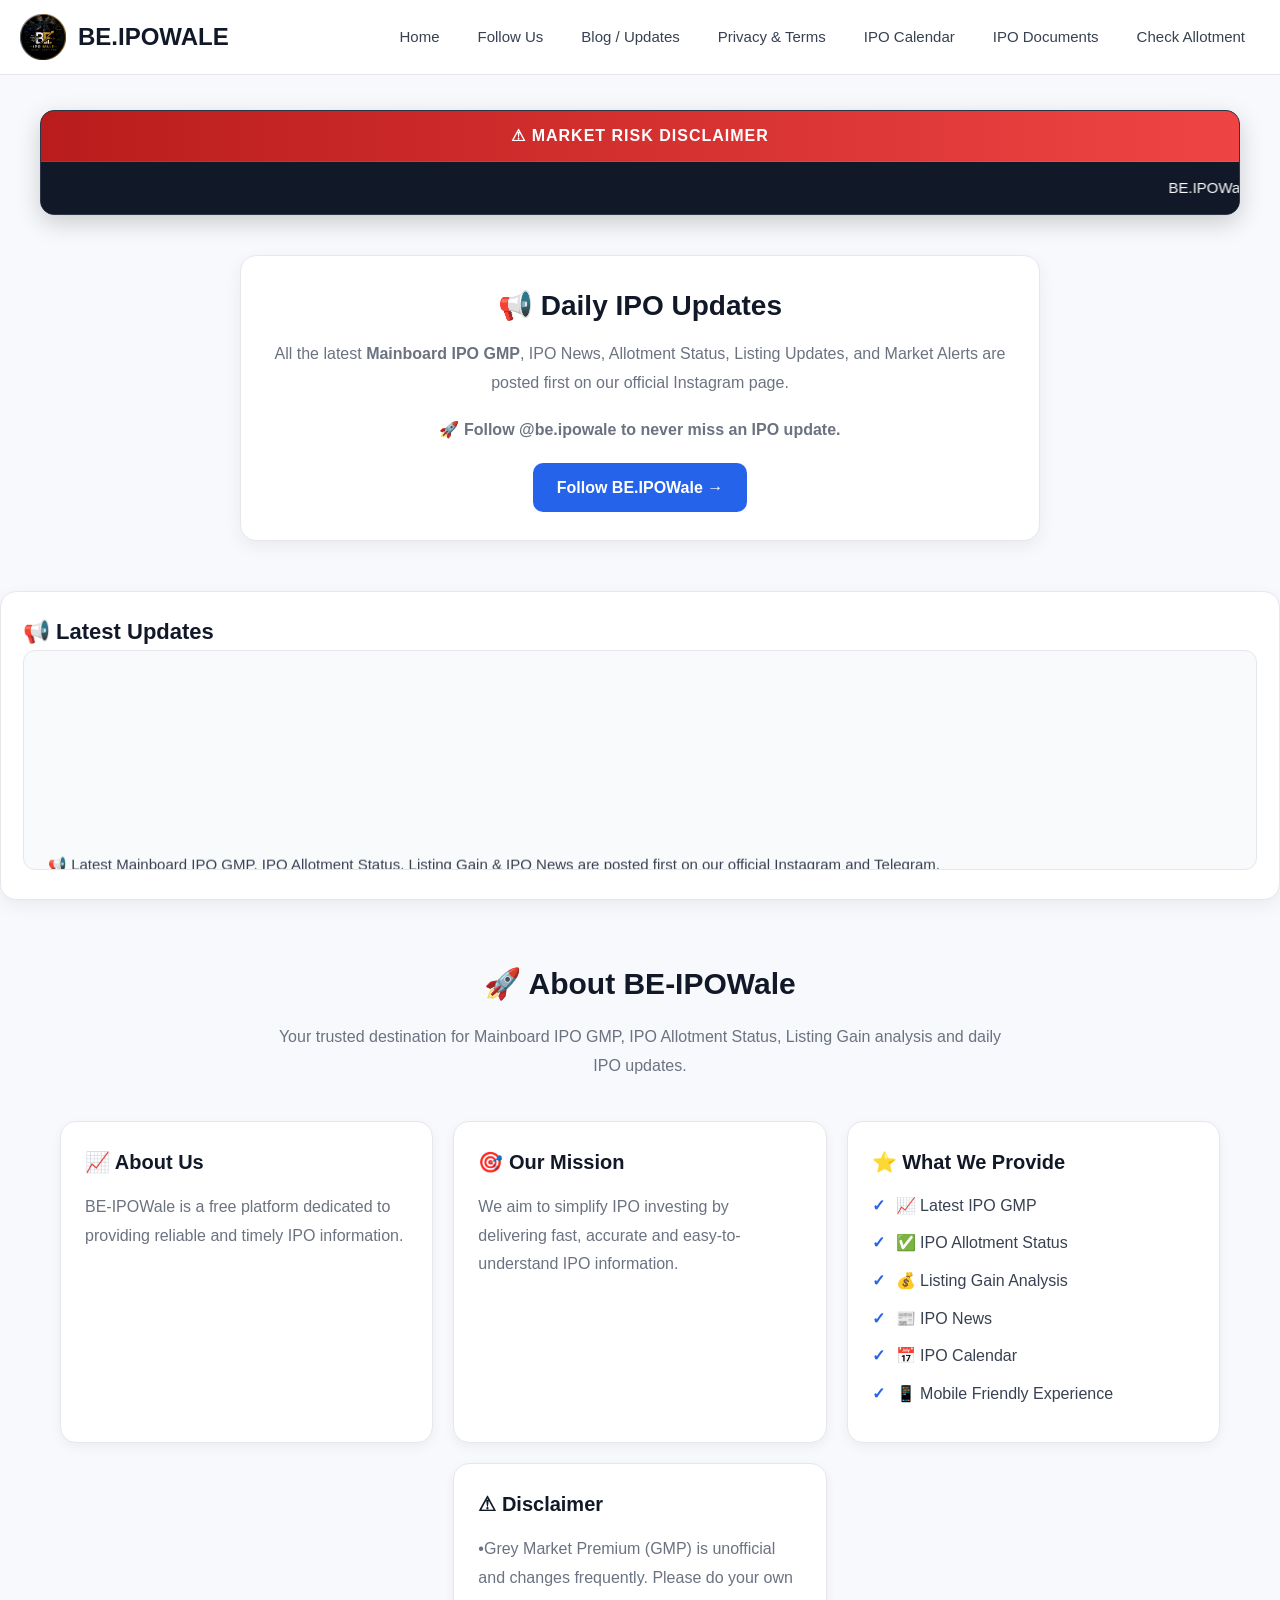
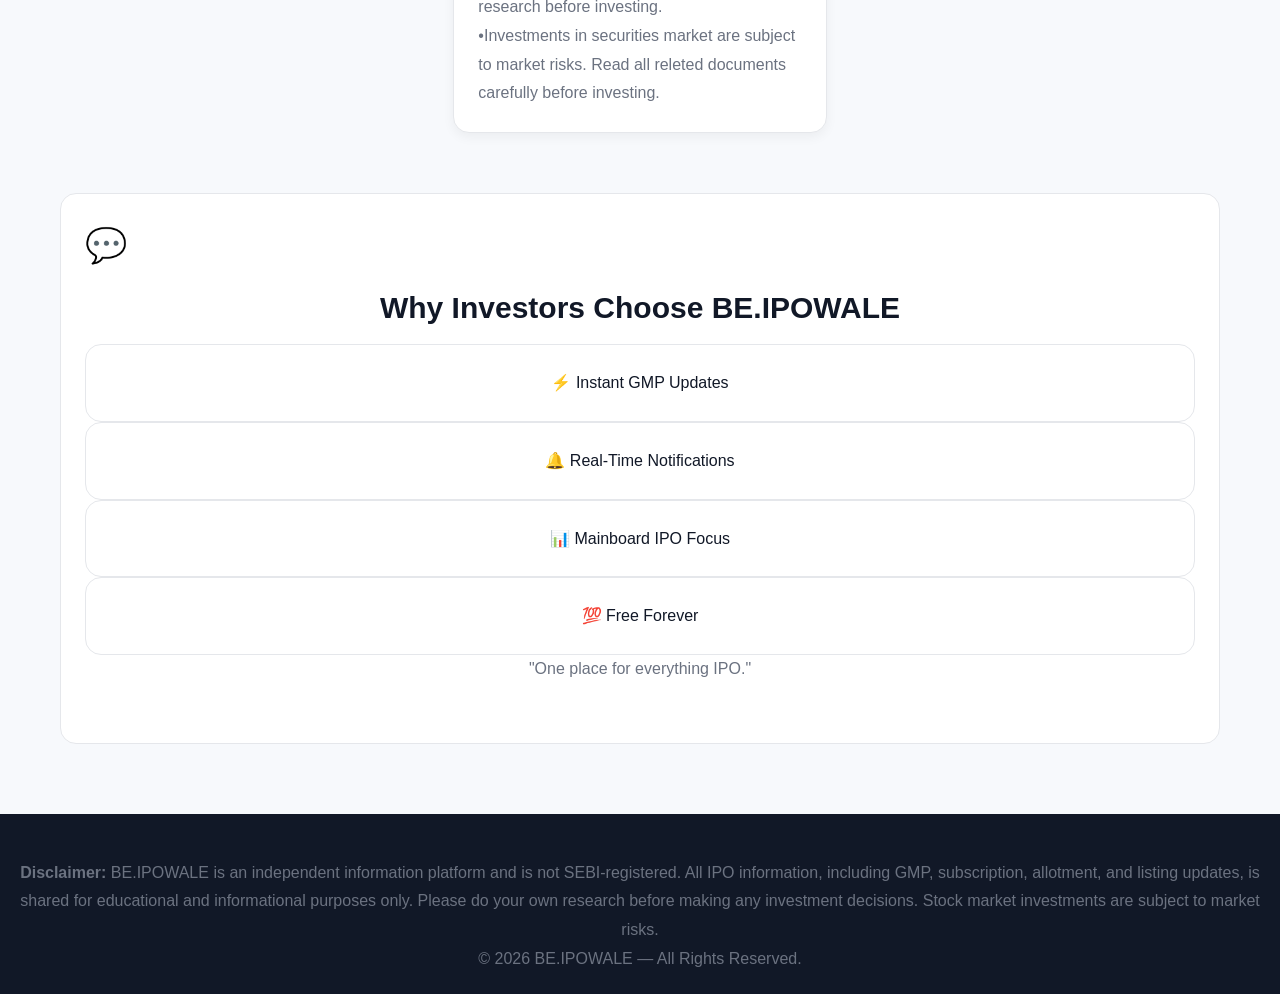
<file: templates/index.html>
<!DOCTYPE html>
<html lang="en">
<head>
    <meta charset="UTF-8">
    <meta http-equiv="X-UA-Compatible" content="IE=edge">

    <!-- Responsive -->
    <meta name="viewport" content="width=device-width, initial-scale=1.0">

    <!-- Primary SEO -->
    <title>BE.IPOWALE | Mainboard IPO GMP, IPO Allotment Status, Listing Gain & IPO Calendar</title>

    <meta name="title" content="BE.IPOWale | Mainboard IPO GMP, IPO Allotment Status & IPO Updates">

    <meta name="description" content="Get the latest Mainboard IPO GMP, IPO Allotment Status, Listing Gain, IPO Calendar, Subscription Status, IPO News and Daily IPO Updates. BE.IPOWale provides fast, reliable and easy-to-understand IPO information for investors.">

    <meta name="keywords" content="IPO GMP, Mainboard IPO GMP, IPO Allotment Status, IPO Listing Gain, IPO Calendar, IPO News, Upcoming IPO, Current IPO, Latest IPO, IPO Subscription, Grey Market Premium, BE IPOWale">

    <meta name="author" content="BE.IPOWale">

    <meta name="robots" content="index, follow, max-image-preview:large">

    <meta name="googlebot" content="index, follow">

    <meta name="revisit-after" content="1 day">

    <!-- Canonical -->
    <link rel="canonical" href="https://beipowale.onrender.com/">

    <!-- Language -->
    <meta name="language" content="English">
    <meta http-equiv="content-language" content="en">

    <!-- Geo -->
    <meta name="geo.region" content="IN">
    <meta name="geo.country" content="India">

    <!-- Theme -->
    <meta name="theme-color" content="#0f172a">

    <!-- Open Graph -->
    <meta property="og:type" content="website">

    <meta property="og:site_name" content="BE.IPOWale">

    <meta property="og:title" content="BE.IPOWale | Mainboard IPO GMP & Allotment Status">

    <meta property="og:description" content="Latest Mainboard IPO GMP, IPO Allotment Status, Listing Gain, IPO Calendar and Daily IPO Updates.">

    <meta property="og:url" content="https://beipowale.onrender.com/">

    <meta property="og:image" content="https://beipowale.onrender.com/static/logo.jpg">

    <meta property="og:image:width" content="512">

    <meta property="og:image:height" content="512">

    <!-- Twitter -->
    <meta name="twitter:card" content="summary_large_image">

    <meta name="twitter:title" content="BE.IPOWale | Mainboard IPO GMP">

    <meta name="twitter:description" content="Daily Mainboard IPO GMP, IPO Allotment Status, Listing Gain, IPO Calendar and IPO News.">

    <meta name="twitter:image" content="https://beipowale.onrender.com/static/logo.jpg">

    <meta name="twitter:site" content="@be.ipowale">

    <!-- Favicon -->
    <link rel="icon" type="image/png" href="/static/logo.jpg">

    <link rel="apple-touch-icon" href="/static/logo.jpg">

    <!-- Styles -->
    <link rel="stylesheet" href="/static/style.css">

    <!-- Structured Data -->
    <script type="application/ld+json">
    {
 "@context":"https://schema.org",
 "@type":"BreadcrumbList",
 "itemListElement":[
   {
     "@type":"ListItem",
     "position":1,
     "name":"Home",
     "item":"https://beipowale.onrender.com/"
   },
   {
     "@type":"ListItem",
     "position":2,
     "name":"IPO Calendar",
     "item":"https://beipowale.onrender.com/ipo-calendar"
   }
 ]
}
{
 "@context":"https://schema.org",
 "@type":"Organization",
 "name":"BE.IPOWale",
 "url":"https://beipowale.onrender.com/",
 "logo":"https://beipowale.onrender.com/static/logo.jpg",
 "sameAs":[
   "https://instagram.com/be.ipowale",
   "https://t.me/BE_IPOWALE"
 ]
}
    </script>
    <script type="application/ld+json">
{
  "@context": "https://schema.org",
  "@type": "WebSite",
  "name": "BE.IPOWale",
  "alternateName": [
    "BEIPOWale",
    "BE IPOWale",
    "beipowale"
  ],
  "url": "https://beipowale.onrender.com/"
}
</script>
 <meta name="google-site-verification" content="jUMJra1Lq14fkxFklUsbDuVm2UQe7QwJyzm6_l7hiqo" />
    <meta name="google-site-verification" content="VgQbpzTBntm3BgU9VcrZLg8rBSd8wYP4PY9u6Q74hg4" />
</head>
   
<body>
    <div class="watermark"></div>
  <!-- Loader -->
  <div class="page-loader"><div class="loader-spinner"></div></div>

  <!-- Header -->
  <header>
    <div class="header-logo">
        <img src="/static/logo.jpg" alt="BE.IPOWale Logo" class="logo">
        <h1 id="heading">BE.IPOWALE</h1>
    </div>

    <button class="menu-toggle" onclick="toggleMenu()">☰</button>

    <nav id="mainNav">
        <a href="/">Home</a>
        <a href="/contact">Follow Us</a>
        <a href="/blog">Blog / Updates</a>
        <a href="/terms">Privacy & Terms</a>
        <a href="/ipo-calendar">IPO Calendar</a>
        <a href="/ipo-documents">IPO Documents</a>
        <a href="/allotment">Check Allotment</a>
        
    </nav>
</header>
  <div class="disclaimer-marquee">

    <div class="disclaimer-title">
        ⚠ MARKET RISK DISCLAIMER
    </div>

    <marquee
        behavior="scroll"
        direction="left"
        scrollamount="5"
        onmouseover="this.stop()"
        onmouseout="this.start()">

        BE.IPOWale is NOT SEBI Registered • Grey Market Premium (GMP) is unofficial and may change at any time • IPO GMP, Subscription, Allotment & Listing Gain data are for educational purposes only • Please do your own research before investing • Investments in securities market are subject to market risks.

    </marquee>

</div>
</div>
  
<!---Instagram Updates Secton--->
<div class="instagram-update-box">
    <h3>📢 Daily IPO Updates</h3>
    <p>
        All the latest <strong>Mainboard IPO GMP</strong>, IPO News,
        Allotment Status, Listing Updates, and Market Alerts are posted
        first on our official Instagram page.
    </p>

    <p class="follow-text">
        🚀 Follow <strong>@be.ipowale</strong> to never miss an IPO update.
    </p>

    <a href="https://instagram.com/be.ipowale" target="_blank" class="insta-btn">
        Follow BE.IPOWale →
    </a>
</div>

<!-- Latest Updates -->
<section class="updates">
  <h3>📢 Latest Updates</h3>
  <marquee behavior="scroll" direction="up" scrollamount="3" onmouseover="this.stop();" onmouseout="this.start();">
    <div>📢 Latest Mainboard IPO GMP, IPO Allotment Status, Listing Gain & IPO News are posted first on our official Instagram and Telegram.</div>

<div>📸 Instagram: <strong>@be.ipowale</strong></div>

<div>📢 Telegram: <strong>@be_ipowale</strong></div>

<div>🚀 Follow us on Instagram and join our Telegram channel to receive daily IPO updates before they appear on the website.</div>

<div>💙 Thank you for supporting <strong>BE.IPOWale</strong>.</div>
  </marquee>
</section>

  <!-- About Section -->
  <section class="about-section">
    <h2>🚀 About BE-IPOWale</h2>
    <p class="about-intro">Your trusted destination for Mainboard IPO GMP, IPO Allotment Status, Listing Gain analysis and daily IPO updates.</p>
    <div class="about-grid">
      <div class="about-card">
        <h3>📈 About Us</h3>
        <p>BE-IPOWale is a free platform dedicated to providing reliable and timely IPO information.</p>
      </div>
      <div class="about-card">
        <h3>🎯 Our Mission</h3>
        <p>We aim to simplify IPO investing by delivering fast, accurate and easy-to-understand IPO information.</p>
      </div>
      <div class="about-card">
        <h3>⭐ What We Provide</h3>
        <ul>
          <li>📈 Latest IPO GMP</li>
          <li>✅ IPO Allotment Status</li>
          <li>💰 Listing Gain Analysis</li>
          <li>📰 IPO News</li>
          <li>📅 IPO Calendar</li>
          <li>📱 Mobile Friendly Experience</li>
        </ul>
      </div>
      <div class="candle-bg">
  <div class="candle"></div>
  <div class="candle red"></div>
  <div class="candle"></div>
  <div class="candle red"></div>
</div>

      <div class="about-card">
        <h3>⚠ Disclaimer</h3>
        <p>•Grey Market Premium (GMP) is unofficial and changes frequently. Please do your own research before investing.</p>
          <p>•Investments in securities market are subject to market risks. Read all releted documents carefully before investing.</p>
      </div>
    </div>
  </section>

  <!-- Testimonials -->
   
 <!-- Testimonials -->
<section class="testimonials">

    <div class="testimonial-card">

        <div class="quote-icon">💬</div>

        <h2>Why Investors Choose BE.IPOWALE</h2>

        <div class="feature">⚡ Instant GMP Updates</div>
        <div class="feature">🔔 Real-Time Notifications</div>
        <div class="feature">📊 Mainboard IPO Focus</div>
        <div class="feature">💯 Free Forever</div>

        <p class="review">
            "One place for everything IPO."
        </p>

    </div>

</section>
  
  <!-- Scroll-to-Top -->
  <button onclick="scrollToTop()" id="scrollTopBtn" title="Go to top">⬆️</button>

  <script>
    // Loader
    window.addEventListener('load', () => {
      const loader = document.querySelector('.page-loader');
      setTimeout(() => loader.classList.add('fade-out'), 1000);
    });

    // Scroll-to-top
    function scrollToTop() {
      window.scrollTo({ top: 0, behavior: 'smooth' });
    }
    window.onscroll = () => {
      const btn = document.getElementById("scrollTopBtn");
      btn.style.display = (document.documentElement.scrollTop > 200) ? "block" : "none";
    };

    // Toggle Menu
    function toggleMenu() {
      document.getElementById("mainNav").classList.toggle("nav-visible");
    }
  </script>
  <!-- Footer -->
   <center>
  <footer>
       <p class="footer-disclaimer">
    <strong>Disclaimer:</strong> BE.IPOWALE is an independent information platform and is not SEBI-registered. All IPO information, including GMP, subscription, allotment, and listing updates, is shared for educational and informational purposes only. Please do your own research before making any investment decisions. Stock market investments are subject to market risks.
  </p>
    <p>© 2026 BE.IPOWALE — All Rights Reserved.</p>

    </footer>
  </center>
</body>
</html>
</file>
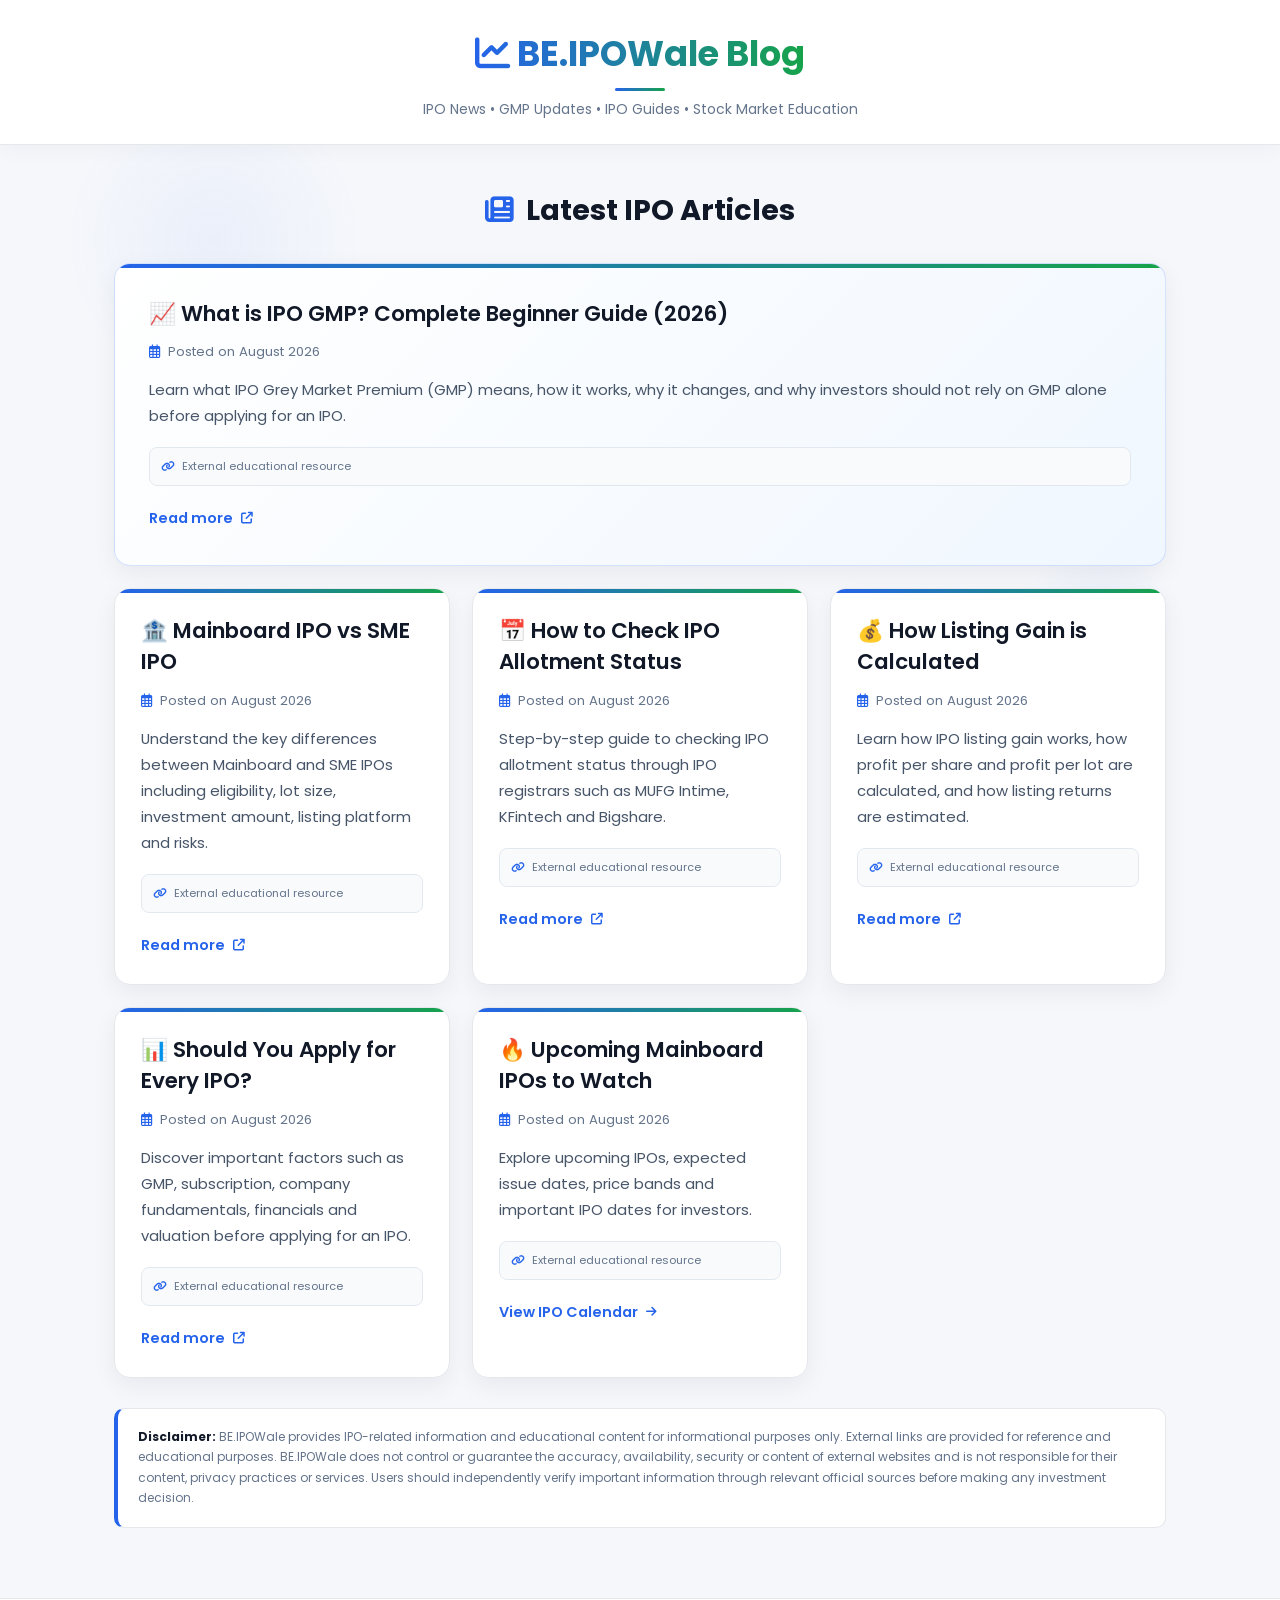
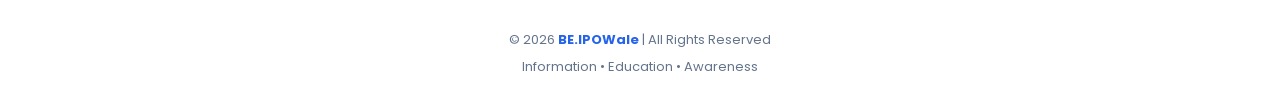
<file: templates/blog.html>
<!DOCTYPE html>
<html lang="en">

<head>

    <meta charset="UTF-8">

    <title>
        IPO Blog | BE.IPOWale - IPO News, GMP & Investment Guides
    </title>

    <meta
        name="viewport"
        content="width=device-width, initial-scale=1.0"
    >

    <meta
        name="description"
        content="Read IPO guides, GMP information, allotment guides, Mainboard vs SME IPO comparisons, listing gain calculations and IPO educational content by BE.IPOWale."
    >

    <meta
        name="robots"
        content="index, follow"
    >

    <link
        rel="canonical"
        href="https://beipowale.onrender.com/blog"
    >

    <!-- Font Awesome -->
    <link
        rel="stylesheet"
        href="https://cdnjs.cloudflare.com/ajax/libs/font-awesome/6.4.0/css/all.min.css"
    >

    <!-- Poppins -->
    <link
        href="https://fonts.googleapis.com/css2?family=Poppins:wght@300;400;500;600;700&display=swap"
        rel="stylesheet"
    >


<style>

/* =========================================
   BE.IPOWale BLOG
   LIGHT THEME
========================================= */

:root {

    --primary: #2563eb;

    --primary-dark: #1d4ed8;

    --green: #16a34a;

    --bg: #f5f7fb;

    --card: #ffffff;

    --text: #111827;

    --text-secondary: #475569;

    --muted: #64748b;

    --border: #e5e7eb;

    --shadow:
        0 8px 25px rgba(15, 23, 42, 0.06);
}


/* =========================================
   RESET
========================================= */

* {
    margin: 0;

    padding: 0;

    box-sizing: border-box;
}


html {
    scroll-behavior: smooth;
}


body {

    font-family: 'Poppins', sans-serif;

    background: var(--bg);

    color: var(--text);

    line-height: 1.7;

    overflow-x: hidden;
}


/* =========================================
   BACKGROUND
========================================= */

.bg-animation {

    position: fixed;

    top: 0;

    left: 0;

    width: 100%;

    height: 100%;

    z-index: -1;

    overflow: hidden;

    pointer-events: none;
}


.bg-circle {

    position: absolute;

    border-radius: 50%;

    background:
        radial-gradient(
            circle,
            rgba(37, 99, 235, 0.05) 0%,
            rgba(37, 99, 235, 0) 70%
        );

    animation: float 15s infinite linear;
}


@keyframes float {

    0% {
        transform:
            translateY(0)
            rotate(0deg);
    }

    50% {
        transform:
            translateY(-20px)
            rotate(180deg);
    }

    100% {
        transform:
            translateY(0)
            rotate(360deg);
    }
}


/* =========================================
   HEADER
========================================= */

header {

    background:
        rgba(255, 255, 255, 0.94);

    backdrop-filter: blur(12px);

    -webkit-backdrop-filter: blur(12px);

    padding: 24px 20px;

    text-align: center;

    border-bottom:
        1px solid var(--border);

    position: relative;

    z-index: 10;

    box-shadow:
        0 4px 20px rgba(15, 23, 42, 0.04);
}


header h1 {

    margin: 0;

    font-size: 2.2rem;

    font-weight: 700;

    background:
        linear-gradient(
            90deg,
            var(--primary),
            var(--green)
        );

    -webkit-background-clip: text;

    background-clip: text;

    color: transparent;

    display: inline-block;

    position: relative;
}


header h1::after {

    content: '';

    position: absolute;

    bottom: -7px;

    left: 50%;

    transform:
        translateX(-50%);

    width: 50px;

    height: 3px;

    background:
        linear-gradient(
            90deg,
            var(--primary),
            var(--green)
        );

    border-radius: 3px;
}


.header-subtitle {

    margin-top: 14px;

    color: var(--muted);

    font-size: 14px;

    line-height: 1.6;
}


/* =========================================
   MAIN CONTAINER
========================================= */

.container {

    width: 100%;

    max-width: 1100px;

    margin: 0 auto;

    padding: 45px 24px;
}


/* =========================================
   PAGE TITLE
========================================= */

.page-title {

    text-align: center;

    margin-bottom: 25px;

    color: var(--text);

    font-size: 1.8rem;

    line-height: 1.4;
}


.page-title i {

    color: var(--primary);

    margin-right: 6px;
}


/* =========================================
   BLOG GRID
========================================= */

.blog-grid {

    display: grid;

    grid-template-columns:
        repeat(
            auto-fit,
            minmax(300px, 1fr)
        );

    gap: 22px;

    margin-top: 2rem;
}


/* =========================================
   BLOG CARD
========================================= */

.blog-post {

    background: var(--card);

    border:
        1px solid var(--border);

    border-radius: 16px;

    padding: 26px;

    box-shadow: var(--shadow);

    position: relative;

    overflow: hidden;

    transition:
        transform 0.25s ease,
        box-shadow 0.25s ease,
        border-color 0.25s ease;
}


/* Top Line */

.blog-post::before {

    content: '';

    position: absolute;

    top: 0;

    left: 0;

    width: 100%;

    height: 4px;

    background:
        linear-gradient(
            90deg,
            var(--primary),
            var(--green)
        );
}


/* Hover */

.blog-post:hover {

    transform:
        translateY(-6px);

    box-shadow:
        0 15px 35px
        rgba(15, 23, 42, 0.10);

    border-color:
        rgba(37, 99, 235, 0.25);
}


/* =========================================
   FEATURED CARD
========================================= */

.featured-post {

    grid-column: 1 / -1;

    padding: 34px;

    background:
        linear-gradient(
            135deg,
            #ffffff 0%,
            #f0f7ff 100%
        );

    border:
        1px solid
        rgba(37, 99, 235, 0.18);
}


.featured-post h2 {

    font-size: 1.75rem;
}


/* =========================================
   BLOG TITLE
========================================= */

.blog-post h2 {

    margin-top: 0;

    margin-bottom: 12px;

    color: var(--text);

    font-size: 1.35rem;

    font-weight: 600;

    line-height: 1.45;
}


/* =========================================
   DATE
========================================= */

.date {

    display: flex;

    align-items: center;

    gap: 8px;

    margin-bottom: 14px;

    color: var(--muted);

    font-size: 0.82rem;
}


.date i {

    color: var(--primary);
}


/* =========================================
   DESCRIPTION
========================================= */

.blog-post p {

    color: var(--text-secondary);

    font-size: 0.93rem;

    line-height: 1.75;

    margin-bottom: 18px;
}


/* =========================================
   EXTERNAL SOURCE
========================================= */

.external-source {

    display: flex;

    align-items: center;

    gap: 7px;

    margin-top: 4px;

    margin-bottom: 18px;

    padding: 9px 11px;

    background: #f8fafc;

    border:
        1px solid #e2e8f0;

    border-radius: 8px;

    color: #64748b;

    font-size: 11px;
}


.external-source i {

    color: var(--primary);

    font-size: 11px;
}


/* =========================================
   READ MORE
========================================= */

.read-more {

    display: inline-flex;

    align-items: center;

    gap: 8px;

    color: var(--primary);

    font-size: 0.9rem;

    font-weight: 600;

    text-decoration: none;

    transition:
        all 0.25s ease;
}


.read-more:hover {

    color: var(--primary-dark);

    gap: 11px;
}


.read-more i {

    font-size: 12px;
}


/* =========================================
   DISCLAIMER
========================================= */

.blog-disclaimer {

    margin-top: 30px;

    padding: 18px 20px;

    background: #ffffff;

    border:
        1px solid var(--border);

    border-left:
        4px solid var(--primary);

    border-radius: 10px;

    color: var(--muted);

    font-size: 12px;

    line-height: 1.7;
}


.blog-disclaimer strong {

    color: var(--text);
}


/* =========================================
   FOOTER
========================================= */

footer {

    text-align: center;

    padding: 30px 20px;

    margin-top: 25px;

    background: #ffffff;

    border-top:
        1px solid var(--border);

    color: var(--muted);

    font-size: 13px;
}


footer strong {

    color: var(--primary);
}


/* =========================================
   TABLET
========================================= */

@media (max-width: 900px) {

    header {

        padding: 22px 18px;
    }


    header h1 {

        font-size: 2rem;
    }


    .container {

        padding:
            35px 20px;
    }


    .blog-grid {

        grid-template-columns:
            repeat(
                2,
                minmax(0, 1fr)
            );

        gap: 18px;
    }


    .featured-post {

        padding: 28px;
    }


    .featured-post h2 {

        font-size: 1.55rem;
    }
}


/* =========================================
   MOBILE
========================================= */

@media (max-width: 768px) {

    header {

        padding: 20px 15px;
    }


    header h1 {

        font-size: 1.7rem;

        line-height: 1.3;
    }


    header h1::after {

        width: 40px;

        height: 2px;

        bottom: -5px;
    }


    .header-subtitle {

        font-size: 12.5px;

        margin-top: 12px;
    }


    .container {

        padding:
            25px 14px;
    }


    .page-title {

        font-size: 1.35rem;

        margin-bottom: 18px;
    }


    .blog-grid {

        grid-template-columns: 1fr;

        gap: 15px;

        margin-top: 1.2rem;
    }


    .blog-post {

        width: 100%;

        padding: 22px 18px;

        border-radius: 14px;
    }


    .blog-post:hover {

        transform: none;
    }


    .blog-post h2 {

        font-size: 1.15rem;

        line-height: 1.45;

        margin-bottom: 10px;
    }


    .date {

        font-size: 0.75rem;

        margin-bottom: 12px;
    }


    .blog-post p {

        font-size: 0.88rem;

        line-height: 1.7;

        margin-bottom: 15px;
    }


    .featured-post {

        padding: 23px 18px;
    }


    .featured-post h2 {

        font-size: 1.3rem;

        line-height: 1.4;
    }


    .featured-post p {

        font-size: 0.9rem;
    }


    .external-source {

        font-size: 10.5px;

        padding: 8px 10px;
    }


    .read-more {

        font-size: 0.85rem;
    }


    .blog-disclaimer {

        font-size: 11.5px;

        padding: 15px;
    }


    footer {

        padding:
            25px 15px;

        font-size: 11px;
    }
}


/* =========================================
   SMALL PHONES
========================================= */

@media (max-width: 400px) {

    header {

        padding:
            18px 12px;
    }


    header h1 {

        font-size: 1.45rem;
    }


    .header-subtitle {

        font-size: 11.5px;

        line-height: 1.5;
    }


    .container {

        padding:
            20px 9px;
    }


    .page-title {

        font-size: 1.2rem;
    }


    .blog-grid {

        gap: 12px;
    }


    .blog-post {

        padding:
            20px 15px;

        border-radius: 13px;
    }


    .blog-post h2 {

        font-size: 1.05rem;
    }


    .blog-post p {

        font-size: 0.83rem;

        line-height: 1.7;
    }


    .external-source {

        font-size: 10px;

        line-height: 1.5;
    }


    .read-more {

        font-size: 0.82rem;
    }
}


/* =========================================
   VERY SMALL PHONES
========================================= */

@media (max-width: 359px) {

    header h1 {

        font-size: 1.3rem;
    }


    .container {

        padding:
            18px 7px;
    }


    .blog-post {

        padding:
            18px 13px;
    }


    .blog-post h2 {

        font-size: 1rem;
    }


    .blog-post p {

        font-size: 0.8rem;
    }
}

</style>

</head>


<body>


<!-- =====================================
     BACKGROUND
===================================== -->

<div class="bg-animation">

    <div
        class="bg-circle"
        style="
            width:300px;
            height:300px;
            top:10%;
            left:5%;
        ">
    </div>

    <div
        class="bg-circle"
        style="
            width:150px;
            height:150px;
            top:60%;
            left:80%;
        ">
    </div>

    <div
        class="bg-circle"
        style="
            width:200px;
            height:200px;
            top:30%;
            left:70%;
        ">
    </div>

</div>


<!-- =====================================
     HEADER
===================================== -->

<header>

    <h1>
        <i class="fas fa-chart-line"></i>
        BE.IPOWale Blog
    </h1>

    <p class="header-subtitle">
        IPO News • GMP Updates • IPO Guides • Stock Market Education
    </p>

</header>


<!-- =====================================
     MAIN
===================================== -->

<main class="container">


    <h2 class="page-title">

        <i class="fas fa-newspaper"></i>

        Latest IPO Articles

    </h2>


    <div class="blog-grid">


        <!-- =================================
             ARTICLE 1
        ================================== -->

        <article class="blog-post featured-post">

            <h2>
                📈 What is IPO GMP? Complete Beginner Guide (2026)
            </h2>

            <div class="date">

                <i class="far fa-calendar-alt"></i>

                Posted on August 2026

            </div>

            <p>
                Learn what IPO Grey Market Premium (GMP) means,
                how it works, why it changes, and why investors
                should not rely on GMP alone before applying for
                an IPO.
            </p>


            <div class="external-source">

                <i class="fas fa-link"></i>

                External educational resource

            </div>


            <!-- CHANGE THIS URL -->

            <a
                href="https://indiaipohub.com/blog-post.php?slug=what-is-ipo-gmp-grey-market-premium-complete-guide-2026"
                target="_blank"
                rel="noopener noreferrer"
                class="read-more"
            >

                Read more

                <i class="fas fa-arrow-up-right-from-square"></i>

            </a>

        </article>


        <!-- =================================
             ARTICLE 2
        ================================== -->

        <article class="blog-post">

            <h2>
                🏦 Mainboard IPO vs SME IPO
            </h2>

            <div class="date">

                <i class="far fa-calendar-alt"></i>

                Posted on August 2026

            </div>

            <p>
                Understand the key differences between Mainboard
                and SME IPOs including eligibility, lot size,
                investment amount, listing platform and risks.
            </p>


            <div class="external-source">

                <i class="fas fa-link"></i>

                External educational resource

            </div>


            <!-- CHANGE THIS URL -->

            <a
                href="https://www.indiainfoline.com/knowledge-center/ipo/difference-between-mainboard-ipo-sme-ipo"
                target="_blank"
                rel="noopener noreferrer"
                class="read-more"
            >

                Read more

                <i class="fas fa-arrow-up-right-from-square"></i>

            </a>

        </article>


        <!-- =================================
             ARTICLE 3
        ================================== -->

        <article class="blog-post">

            <h2>
                📅 How to Check IPO Allotment Status
            </h2>

            <div class="date">

                <i class="far fa-calendar-alt"></i>

                Posted on August 2026

            </div>

            <p>
                Step-by-step guide to checking IPO allotment
                status through IPO registrars such as MUFG Intime,
                KFintech and Bigshare.
            </p>


            <div class="external-source">

                <i class="fas fa-link"></i>

                External educational resource

            </div>


            <!-- CHANGE THIS URL -->

            <a
                href="https://beipowale.onrender.com/allotment"
                target="_blank"
                rel="noopener noreferrer"
                class="read-more"
            >

                Read more

                <i class="fas fa-arrow-up-right-from-square"></i>

            </a>

        </article>


        <!-- =================================
             ARTICLE 4
        ================================== -->

        <article class="blog-post">

            <h2>
                💰 How Listing Gain is Calculated
            </h2>

            <div class="date">

                <i class="far fa-calendar-alt"></i>

                Posted on August 2026

            </div>

            <p>
                Learn how IPO listing gain works, how profit
                per share and profit per lot are calculated,
                and how listing returns are estimated.
            </p>


            <div class="external-source">

                <i class="fas fa-link"></i>

                External educational resource

            </div>


            <!-- CHANGE THIS URL -->

            <a
                href="https://www.chittorgarh.com/faq_pg/how-to-investor-compute-listing-day-gain/5938/"
                target="_blank"
                rel="noopener noreferrer"
                class="read-more"
            >

                Read more

                <i class="fas fa-arrow-up-right-from-square"></i>

            </a>

        </article>


        <!-- =================================
             ARTICLE 5
        ================================== -->

        <article class="blog-post">

            <h2>
                📊 Should You Apply for Every IPO?
            </h2>

            <div class="date">

                <i class="far fa-calendar-alt"></i>

                Posted on August 2026

            </div>

            <p>
                Discover important factors such as GMP,
                subscription, company fundamentals, financials
                and valuation before applying for an IPO.
            </p>


            <div class="external-source">

                <i class="fas fa-link"></i>

                External educational resource

            </div>


            <!-- CHANGE THIS URL -->

            <a
                href="https://example.com"
                target="_blank"
                rel="noopener noreferrer"
                class="read-more"
            >

                Read more

                <i class="fas fa-arrow-up-right-from-square"></i>

            </a>

        </article>


        <!-- =================================
             ARTICLE 6
        ================================== -->

        <article class="blog-post">

            <h2>
                🔥 Upcoming Mainboard IPOs to Watch
            </h2>

            <div class="date">

                <i class="far fa-calendar-alt"></i>

                Posted on August 2026

            </div>

            <p>
                Explore upcoming IPOs, expected issue dates,
                price bands and important IPO dates for investors.
            </p>


            <div class="external-source">

                <i class="fas fa-link"></i>

                External educational resource

            </div>


            <!-- CHANGE THIS URL -->

            <a
                href="https://beipowale.onrender.com/ipo-calendar"
                class="read-more"
            >

                View IPO Calendar

                <i class="fas fa-arrow-right"></i>

            </a>

        </article>


    </div>


    <!-- =====================================
         DISCLAIMER
    ====================================== -->

    <div class="blog-disclaimer">

        <strong>
            Disclaimer:
        </strong>

        BE.IPOWale provides IPO-related information and
        educational content for informational purposes only.
        External links are provided for reference and
        educational purposes.

        BE.IPOWale does not control or guarantee the accuracy,
        availability, security or content of external websites
        and is not responsible for their content, privacy
        practices or services.

        Users should independently verify important information
        through relevant official sources before making any
        investment decision.

    </div>


</main>


<!-- =====================================
     FOOTER
===================================== -->

<footer>

    <p>
        © 2026
        <strong>BE.IPOWale</strong>
        | All Rights Reserved
    </p>

    <p style="margin-top:5px;">
        Information • Education • Awareness
    </p>

</footer>


</body>

</html>
</file>
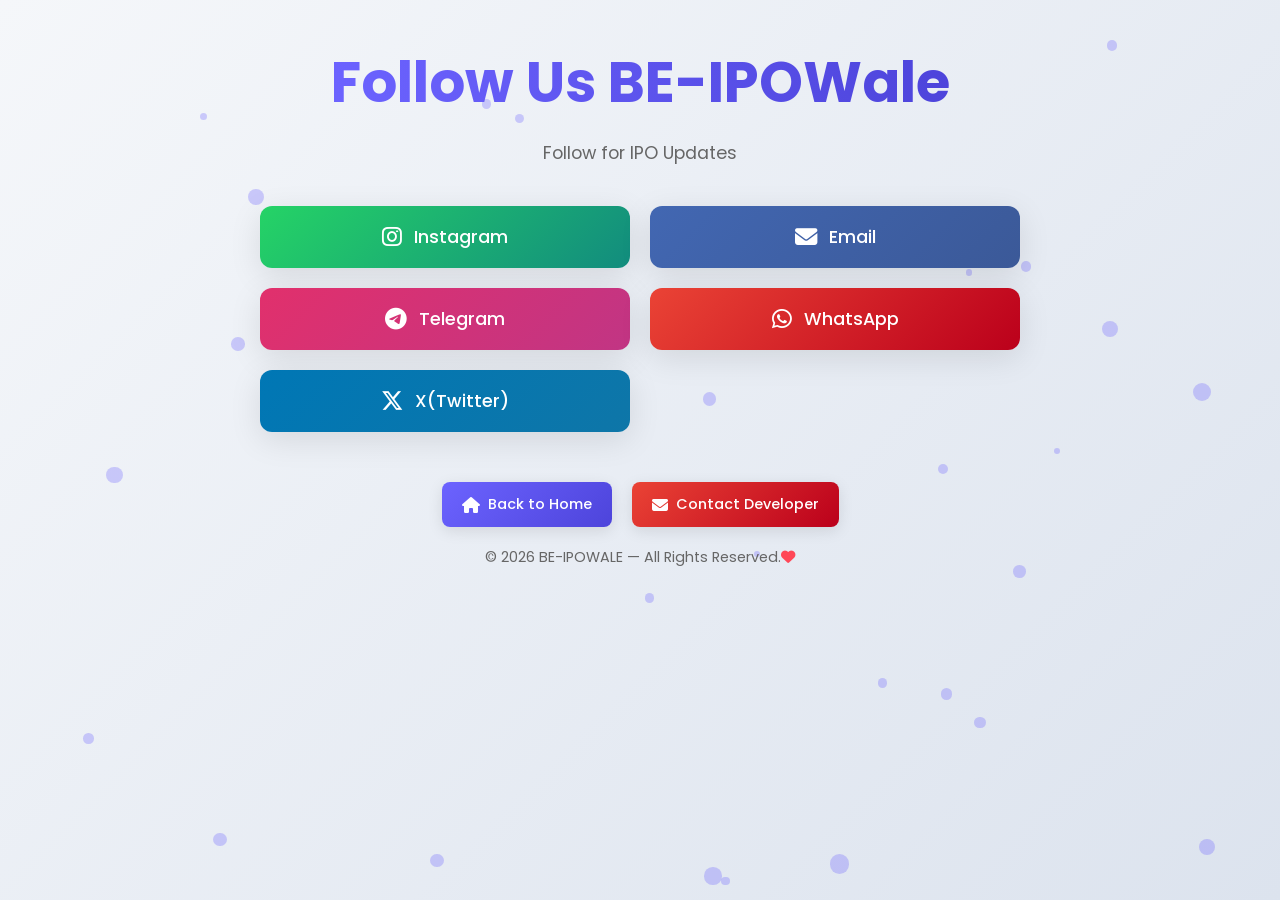
<file: templates/contact.html>
<!DOCTYPE html>
<html lang="en">
<head>
  <meta charset="UTF-8">
  <meta name="viewport" content="width=device-width, initial-scale=1.0">
  <title>Follow Us | BE-IPOWale</title>
  <!-- Primary SEO -->
<meta name="title" content="Follow BE.IPOWALE | Mainboard IPO Updates">
<meta name="description" content="Follow BE.IPOWALE for daily Mainboard IPO updates, GMP, subscription status, allotment alerts, listing updates, IPO calendar and latest IPO news on Telegram, Instagram and X.">

<meta name="keywords" content="BE.IPOWALE, Mainboard IPO, IPO Updates, IPO GMP, Grey Market Premium, IPO Calendar, IPO Subscription, IPO Allotment, IPO Listing, IPO News, IPO Telegram, IPO Instagram, NSE IPO, BSE IPO, DRHP">

<meta name="author" content="BE.IPOWALE">
<meta name="robots" content="index, follow, max-image-preview:large">
<meta name="language" content="English">
<meta name="revisit-after" content="1 days">

<link rel="canonical" href="https://beipowale.onrender.com/follow-us.html">

<!-- Open Graph -->
<meta property="og:type" content="website">
<meta property="og:site_name" content="BE.IPOWALE">
<meta property="og:title" content="Follow BE.IPOWALE | Daily Mainboard IPO Updates">
<meta property="og:description" content="Get the latest Mainboard IPO updates, GMP, subscription status, allotment alerts and listing updates.">
<meta property="og:url" content="https://beipowale.onrender.com/follow-us.html">
<meta property="og:image" content="https://beipowale.onrender.com/logo.png">

<!-- Twitter Card -->
<meta name="twitter:card" content="summary_large_image">
<meta name="twitter:title" content="Follow BE.IPOWALE | Daily Mainboard IPO Updates">
<meta name="twitter:description" content="Mainboard IPO updates, GMP, subscription, allotment and listing alerts.">
<meta name="twitter:image" content="https://beipowale.onrender.com/logo.png">

<!-- Theme -->
<meta name="theme-color" content="#6c63ff">
  <link rel="preconnect" href="https://fonts.googleapis.com">
  <link rel="preconnect" href="https://fonts.gstatic.com" crossorigin>
  <link href="https://fonts.googleapis.com/css2?family=Poppins:wght@300;400;500;600;700&display=swap" rel="stylesheet">
  <link rel="stylesheet" href="https://cdnjs.cloudflare.com/ajax/libs/font-awesome/6.4.0/css/all.min.css">
  <style>
    :root {
      --primary: #6c63ff;
      --secondary: #4d44db;
      --dark: #2a2a72;
      --light: #f7f7ff;
      --accent: #ff6b6b;
    }
    
    * {
      margin: 0;
      padding: 0;
      box-sizing: border-box;
    }
    
    body {
      background: linear-gradient(135deg, #f5f7fa 0%, #c3cfe2 100%);
      min-height: 100vh;
      margin: 0;
      padding: 20px;
      font-family: 'Poppins', sans-serif;
      text-align: center;
      overflow-x: hidden;
      animation: gradientShift 15s ease infinite;
      background-size: 200% 200%;
    }
    
    @keyframes gradientShift {
      0% { background-position: 0% 50%; }
      50% { background-position: 100% 50%; }
      100% { background-position: 0% 50%; }
    }
    
    .container {
      max-width: 800px;
      margin: 0 auto;
      padding: 20px;
      opacity: 0;
      animation: fadeInUp 1s ease-out 0.3s forwards;
    }
    
    @keyframes fadeInUp {
      from {
        opacity: 0;
        transform: translateY(20px);
      }
      to {
        opacity: 1;
        transform: translateY(0);
      }
    }
    
    .header {
      margin-bottom: 40px;
      position: relative;
    }
    
    .header h2 {
      font-size: clamp(2rem, 6vw, 3.5rem);
      color: var(--dark);
      margin-bottom: 15px;
      background: linear-gradient(to right, var(--primary), var(--secondary));
      -webkit-background-clip: text;
      background-clip: text;
      color: transparent;
      display: inline-block;
      position: relative;
      opacity: 0;
      animation: slideInLeft 0.8s ease-out 0.5s forwards;
    }
    
    @keyframes slideInLeft {
      from {
        opacity: 0;
        transform: translateX(-30px);
      }
      to {
        opacity: 1;
        transform: translateX(0);
      }
    }
    
    .header p {
      color: #666;
      font-size: 1.1rem;
      opacity: 0;
      animation: fadeIn 1s ease-out 0.8s forwards;
    }
    
    .contact-buttons {
      display: grid;
      grid-template-columns: repeat(auto-fit, minmax(250px, 1fr));
      gap: 20px;
      margin-top: 30px;
    }
    
    .contact-button {
      display: flex;
      align-items: center;
      justify-content: center;
      padding: 18px 25px;
      color: white;
      font-size: 1.1rem;
      font-weight: 500;
      border: none;
      border-radius: 12px;
      text-decoration: none;
      background: rgba(255, 255, 255, 0.2);
      backdrop-filter: blur(10px);
      box-shadow: 0 8px 32px rgba(0, 0, 0, 0.1);
      transition: all 0.3s ease;
      cursor: pointer;
      position: relative;
      overflow: hidden;
      opacity: 0;
      transform: translateY(20px);
      animation: buttonEntrance 0.6s ease-out forwards;
    }
    
    .contact-button:nth-child(1) { animation-delay: 0.9s; background: linear-gradient(135deg, #25D366 0%, #128C7E 100%); }
    .contact-button:nth-child(2) { animation-delay: 1.1s; background: linear-gradient(135deg, #4267B2 0%, #3b5998 100%); }
    .contact-button:nth-child(3) { animation-delay: 1.3s; background: linear-gradient(135deg, #E1306C 0%, #C13584 100%); }
    .contact-button:nth-child(4) { animation-delay: 1.5s; background: linear-gradient(135deg, #EA4335 0%, #BB001B 100%); }
    .contact-button:nth-child(5) { animation-delay: 1.7s; background: linear-gradient(135deg, #0077B5 0%, #0e76a8 100%); }
    .contact-button:nth-child(6) { animation-delay: 1.9s; background: linear-gradient(135deg, #0088cc 0%, #006699 100%); }
    
    @keyframes buttonEntrance {
      to {
        opacity: 1;
        transform: translateY(0);
      }
    }
    
    .contact-button i {
      margin-right: 12px;
      font-size: 1.4rem;
    }
    
    .contact-button::before {
      content: '';
      position: absolute;
      top: 0;
      left: -100%;
      width: 100%;
      height: 100%;
      background: linear-gradient(90deg, transparent, rgba(255, 255, 255, 0.2), transparent);
      transition: 0.5s;
    }
    
    .contact-button:hover {
      transform: translateY(-5px) scale(1.03);
      box-shadow: 0 15px 30px rgba(0, 0, 0, 0.2);
    }
    
    .contact-button:hover::before {
      left: 100%;
    }
    
    .floating-icons {
      position: fixed;
      top: 0;
      left: 0;
      width: 100%;
      height: 100%;
      pointer-events: none;
      z-index: -1;
    }
    
    .floating-icon {
      position: absolute;
      opacity: 0.1;
      animation: float 15s linear infinite;
    }
    
    @keyframes float {
      0% {
        transform: translateY(0) rotate(0deg);
        opacity: 0;
      }
      10% {
        opacity: 0.1;
      }
      100% {
        transform: translateY(-100vh) rotate(360deg);
        opacity: 0;
      }
    }
    
    .particles {
      position: fixed;
      top: 0;
      left: 0;
      width: 100%;
      height: 100%;
      z-index: -2;
    }
    
    .particle {
      position: absolute;
      background: rgba(108, 99, 255, 0.3);
      border-radius: 50%;
      animation: particleAnimation 15s linear infinite;
    }
    
    @keyframes particleAnimation {
      0% {
        transform: translateY(0) rotate(0deg);
        opacity: 0;
      }
      10% {
        opacity: 0.3;
      }
      100% {
        transform: translateY(-100vh) rotate(720deg);
        opacity: 0;
      }
    }
    
    .footer {
      margin-top: 50px;
      color: #666;
      font-size: 0.9rem;
      opacity: 0;
      animation: fadeIn 1s ease-out 2s forwards;
    }
    
    @keyframes fadeIn {
      from { opacity: 0; }
      to { opacity: 1; }
    }
    
    /* New footer links styles */
    .footer-links {
      display: flex;
      justify-content: center;
      gap: 20px;
      margin-bottom: 20px;
      flex-wrap: wrap;
    }
    
    .footer-link {
      display: inline-flex;
      align-items: center;
      padding: 12px 20px;
      background: rgba(255, 255, 255, 0.2);
      backdrop-filter: blur(10px);
      border-radius: 8px;
      color: var(--dark);
      text-decoration: none;
      font-weight: 500;
      transition: all 0.3s ease;
      box-shadow: 0 4px 15px rgba(0, 0, 0, 0.1);
    }
    
    .footer-link:hover {
      transform: translateY(-3px);
      box-shadow: 0 8px 20px rgba(0, 0, 0, 0.15);
      background: rgba(255, 255, 255, 0.3);
    }
    
    .footer-link i {
      margin-right: 8px;
      font-size: 1rem;
    }
    
    .footer-link.home {
      background: linear-gradient(135deg, var(--primary) 0%, var(--secondary) 100%);
      color: white;
    }
    
    .footer-link.contact {
      background: linear-gradient(135deg, #EA4335 0%, #BB001B 100%);
      color: white;
    }
    
    .footer p {
      margin-top: 15px;
    }
    
    @media (max-width: 600px) {
      .contact-buttons {
        grid-template-columns: 1fr;
      }
      
      .contact-button {
        padding: 15px 20px;
        font-size: 1rem;
      }
      
      .footer-links {
        flex-direction: column;
        align-items: center;
        gap: 10px;
      }
      
      .footer-link {
        width: 100%;
        justify-content: center;
      }
    }
  </style>
</head>
<body>
  <div class="particles" id="particles"></div>
  <div class="floating-icons" id="floating-icons"></div>
  
  <div class="container">
    <div class="header">
      <h2>Follow Us BE-IPOWale</h2>
      <p>Follow for IPO Updates</p>
    </div>
    
    <div class="contact-buttons">
    <!---
      <a href="https://www.facebook.com/jaimin.parmar.7393" class="contact-button">
        <i class="fab fa-facebook-f"></i> Facebook
      </a> -->
      <a href="https://www.instagram.com/be.ipowale/" class="contact-button">
        <i class="fab fa-instagram"></i> Instagram
      </a>
      <a href="mailto:be.ipowale@gmail.com" class="contact-button" target="_blank">
        <i class="fas fa-envelope"></i> Email
      </a>
      
      <a href="https://t.me/be_ipowale" class="contact-button">
        <i class="fab fa-telegram-plane"></i> Telegram
      </a>
      <a href="https://whatsapp.com/channel/0029VbCtMoUDeONFWviKfe3m" class="contact-button">
        <i class="fab fa-whatsapp"></i> WhatsApp
      </a>
      <a href="https://x.com/be_ipowale" class="contact-button">
        <i class="fa-brands fa-x-twitter"></i> X(Twitter)
      </a>
    </div>
    
    <div class="footer">
      <div class="footer-links">
        <a href="https://beipowale.onrender.com" class="footer-link home">
          <i class="fas fa-home"></i> Back to Home
        </a>
        <a href="mailto:be.ipowale@gmail.com" class="footer-link contact">
          <i class="fas fa-envelope"></i> Contact Developer
        </a>
      </div>
      <p>© 2026 BE-IPOWALE — All Rights Reserved.<i class="fas fa-heart" style="color: #ff4757;"></i></p>
    </div>
  </div>

  <script>
    // Create floating icons
    document.addEventListener('DOMContentLoaded', function() {
      const floatingIcons = document.getElementById('floating-icons');
      const icons = ['fa-comment', 'fa-paper-plane', 'fa-envelope', 'fa-share-alt', 'fa-at', 'fa-hashtag'];
      
      for (let i = 0; i < 15; i++) {
        const icon = document.createElement('i');
        icon.className = `floating-icon fas ${icons[Math.floor(Math.random() * icons.length)]}`;
        icon.style.left = `${Math.random() * 100}%`;
        icon.style.bottom = `-50px`;
        icon.style.fontSize = `${Math.random() * 20 + 10}px`;
        icon.style.animationDuration = `${Math.random() * 15 + 10}s`;
        icon.style.animationDelay = `${Math.random() * 5}s`;
        floatingIcons.appendChild(icon);
      }
      
      // Create particles
      const particles = document.getElementById('particles');
      for (let i = 0; i < 30; i++) {
        const particle = document.createElement('div');
        particle.className = 'particle';
        particle.style.left = `${Math.random() * 100}%`;
        particle.style.top = `${Math.random() * 100}%`;
        particle.style.width = `${Math.random() * 15 + 5}px`;
        particle.style.height = particle.style.width;
        particle.style.animationDuration = `${Math.random() * 15 + 10}s`;
        particle.style.animationDelay = `${Math.random() * 5}s`;
        particles.appendChild(particle);
      }
      
      // Add hover effect to buttons
      const buttons = document.querySelectorAll('.contact-button, .footer-link');
      buttons.forEach(button => {
        button.addEventListener('mouseenter', function() {
          this.style.transform = 'translateY(-3px)';
        });
        
        button.addEventListener('mouseleave', function() {
          this.style.transform = 'translateY(0)';
        });
      });
    });
  </script>
</body>
</html>
</file>
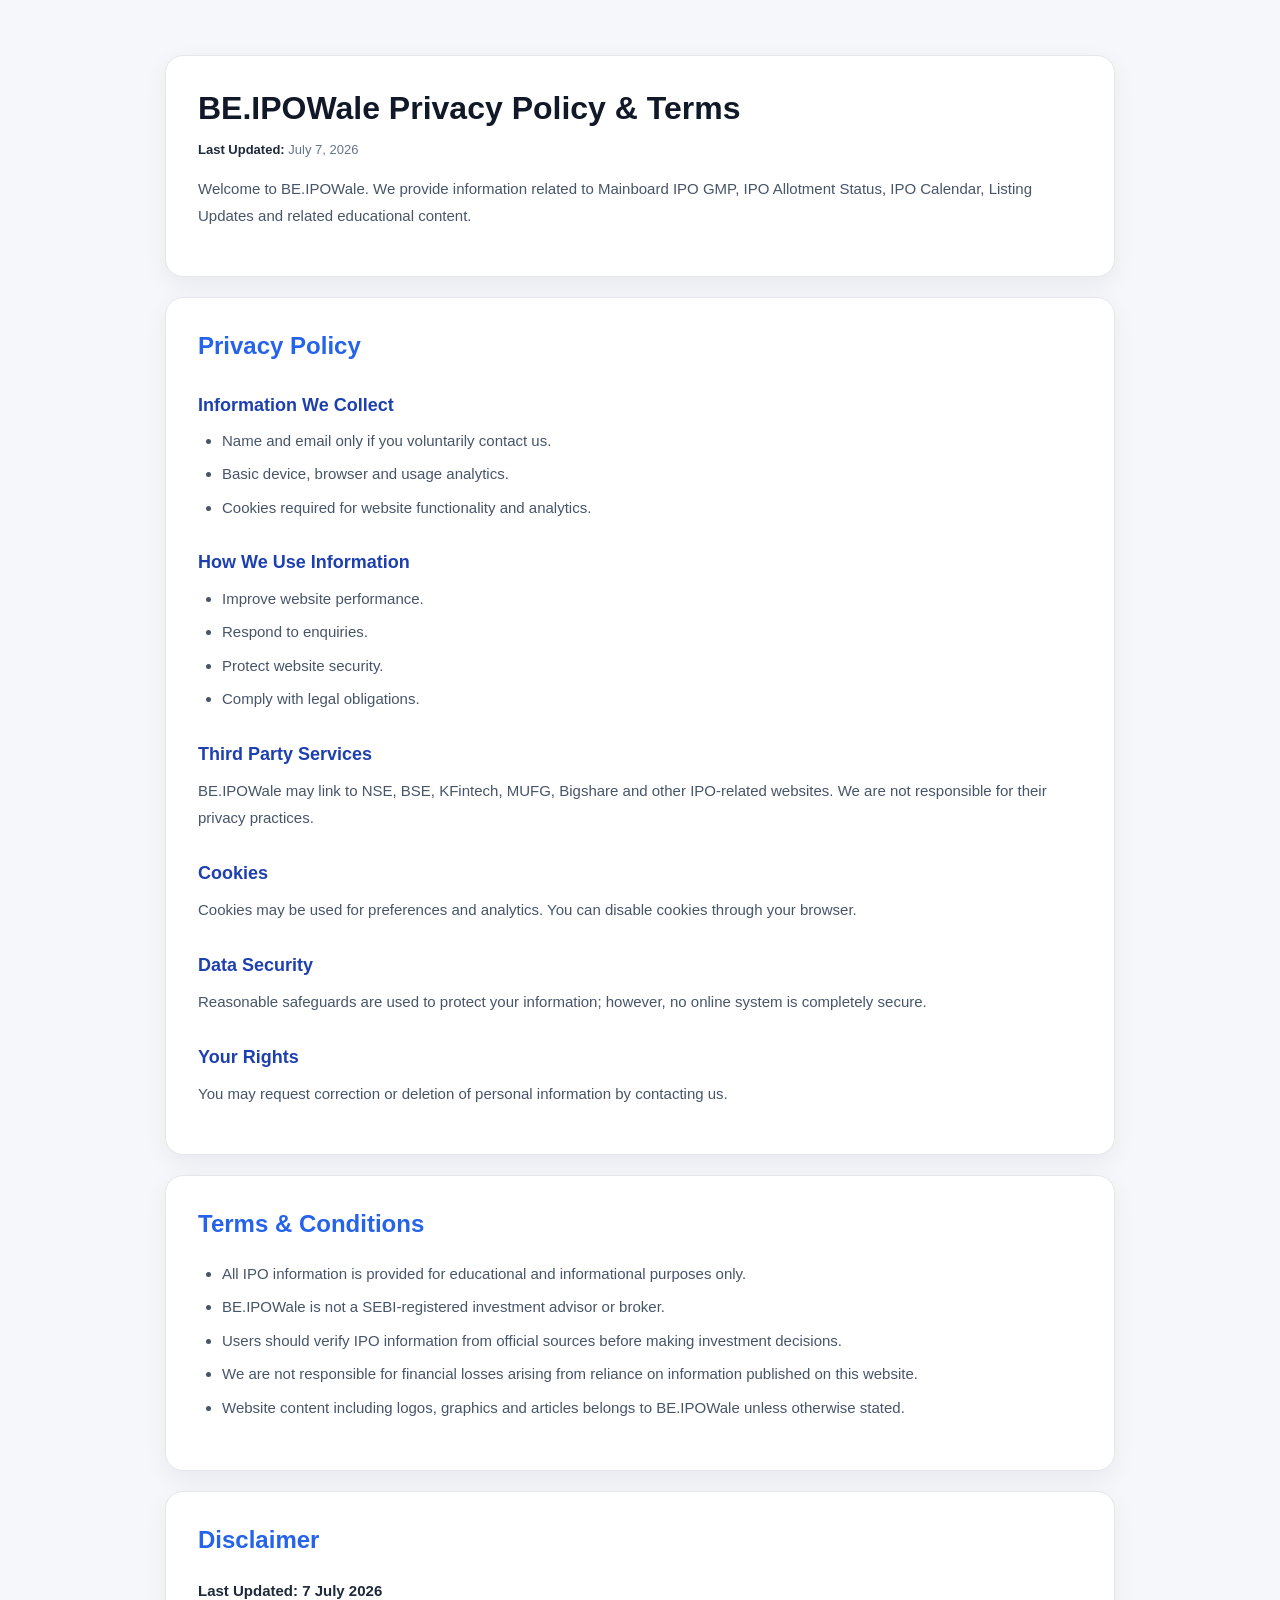
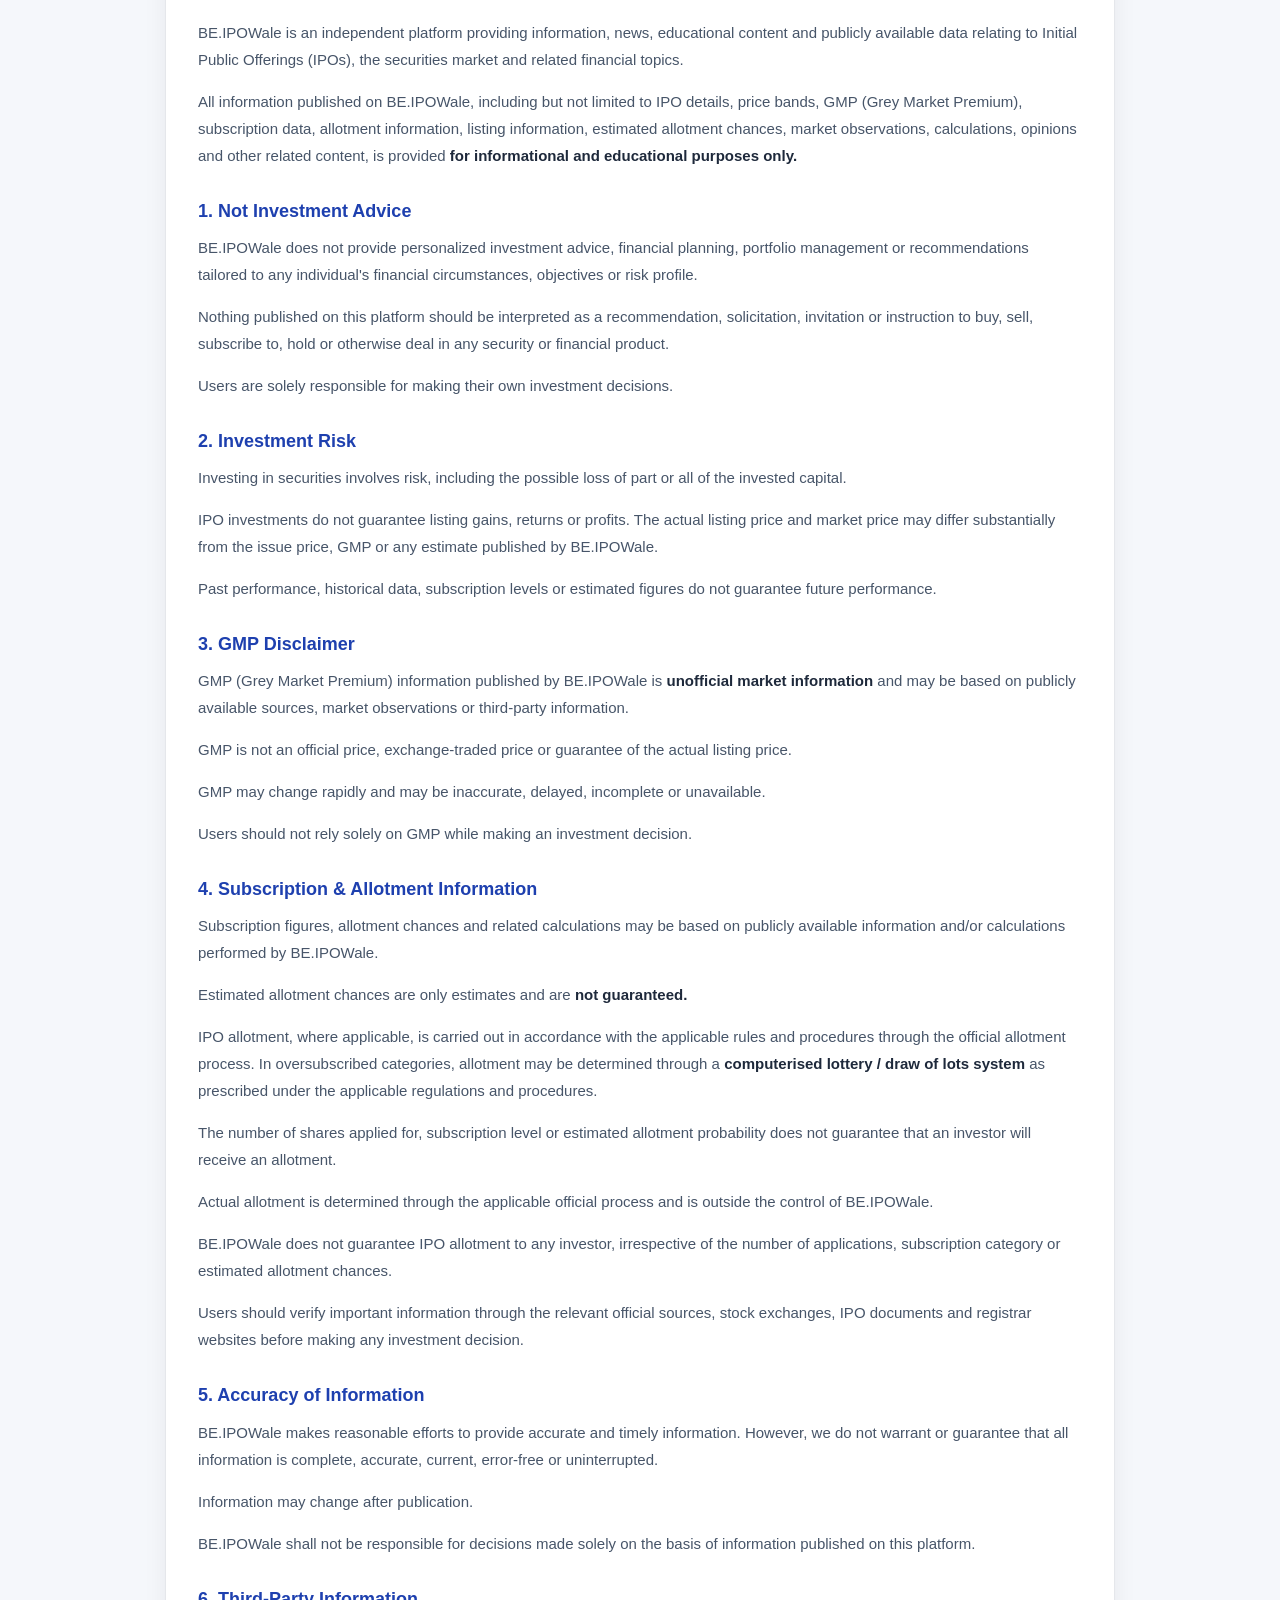
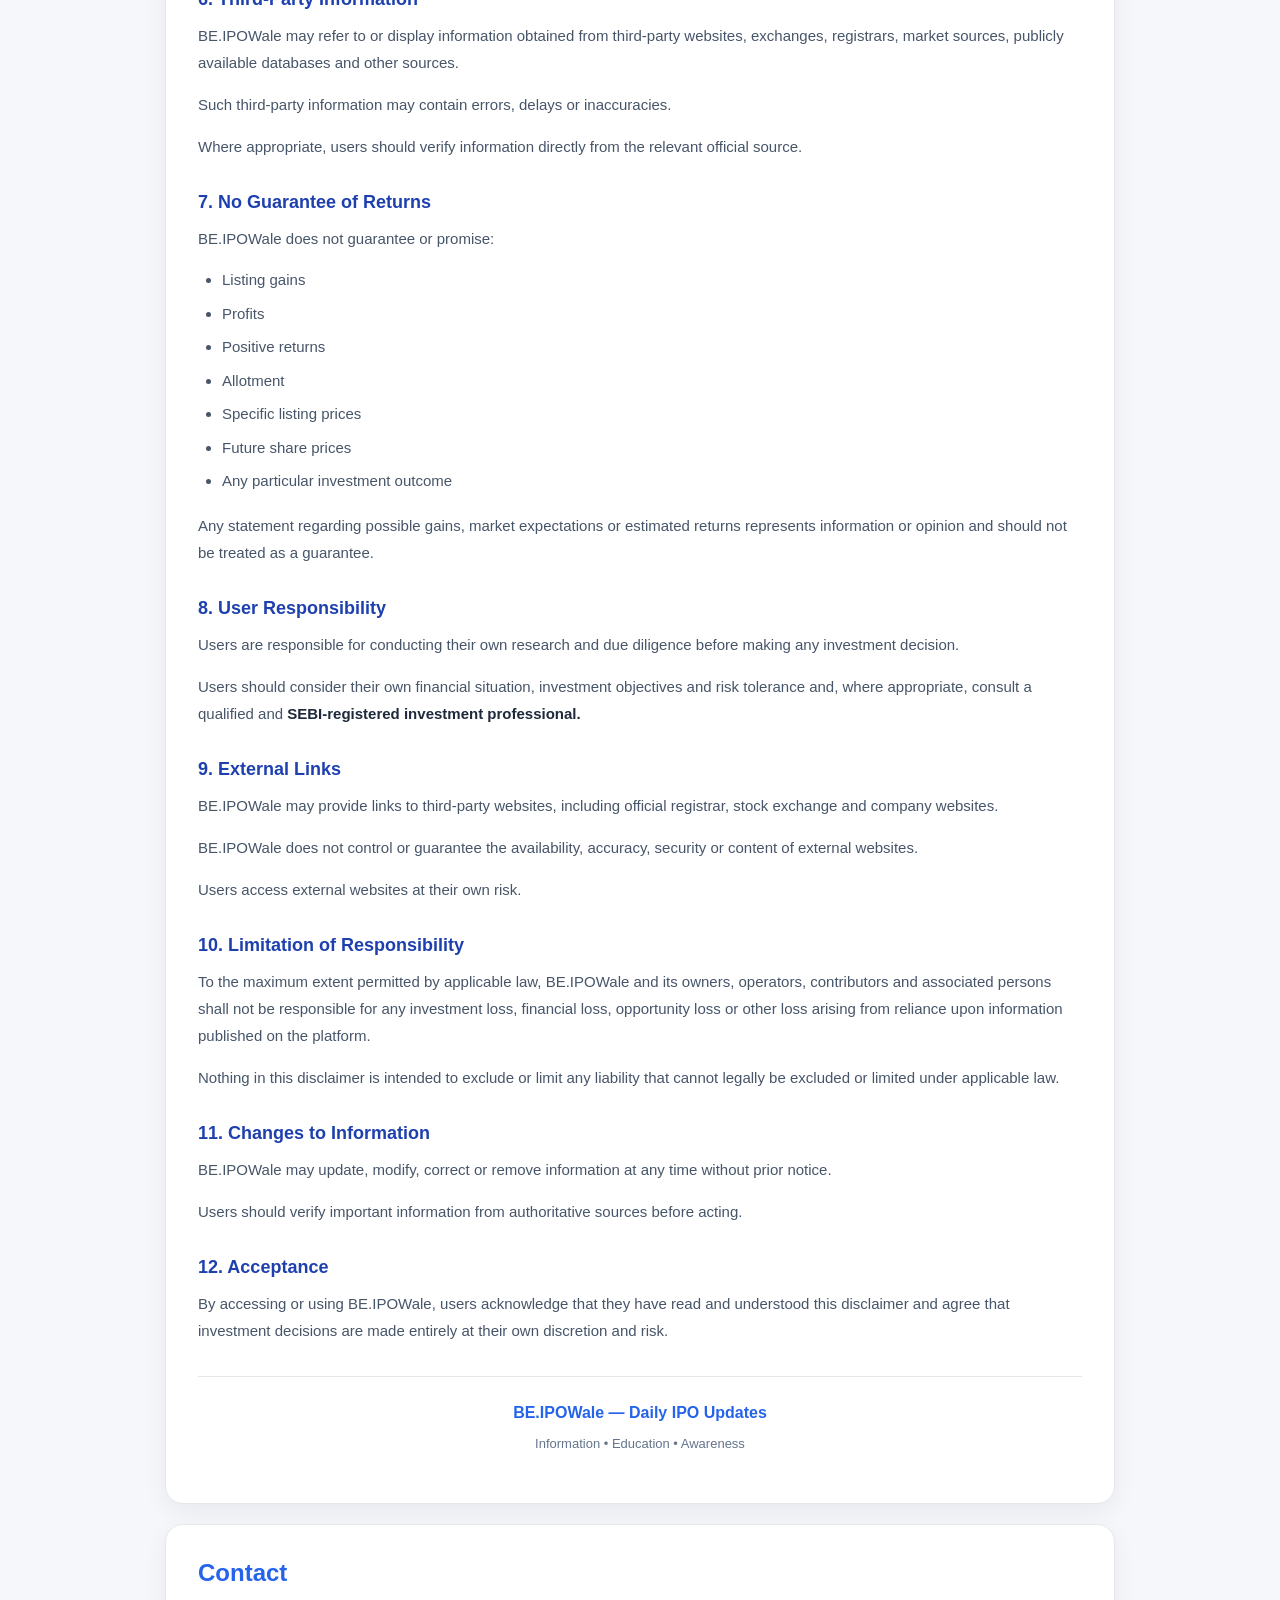
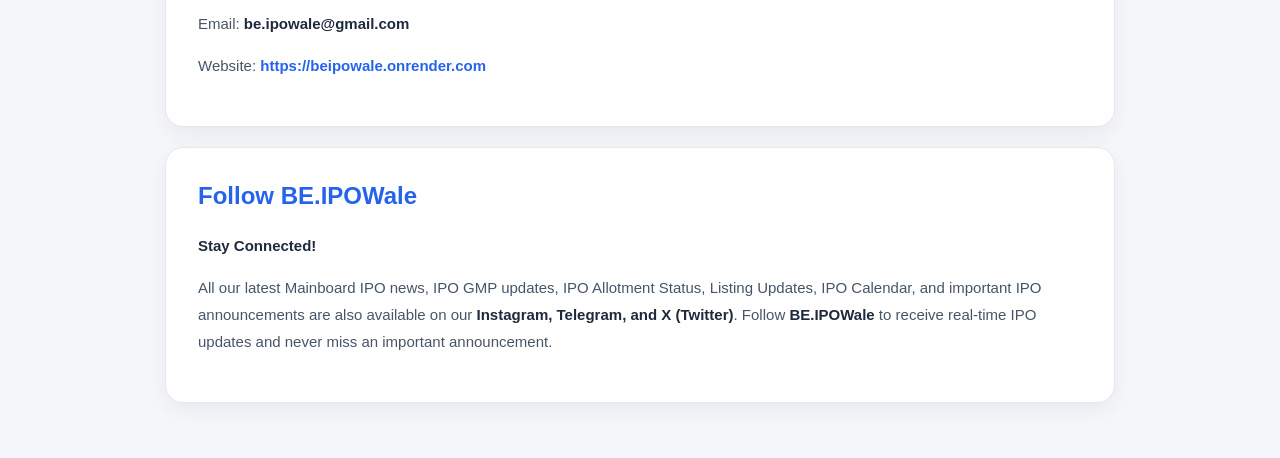
<file: templates/terms.html>
<!DOCTYPE html>
<html lang="en">
<head>
<meta charset="UTF-8">
<meta name="viewport" content="width=device-width,initial-scale=1.0">
<title>BE.IPOWale | Privacy Policy & Terms</title>
<meta name="description" content="Privacy Policy and Terms for BE.IPOWale - Mainboard IPO GMP, Allotment Status & IPO Updates.">
<style>
/* =========================================
   BE.IPOWale - LIGHT THEME
   Privacy Policy / Terms / Disclaimer
========================================= */

* {
    box-sizing: border-box;
}

html {
    scroll-behavior: smooth;
}

body {
    margin: 0;
    padding: 0;

    font-family: Arial, sans-serif;

    background: #f5f7fb;
    color: #1e293b;

    line-height: 1.7;

    overflow-x: hidden;
}


/* =========================================
   MAIN CONTAINER
========================================= */

.container {
    width: 100%;
    max-width: 1000px;

    margin: 0 auto;

    padding: 35px 25px;
}


/* =========================================
   CARDS
========================================= */

.card {
    width: 100%;

    background: #ffffff;

    padding: 32px;

    margin: 20px 0;

    border-radius: 18px;

    border: 1px solid #e5e7eb;

    box-shadow:
        0 8px 25px rgba(15, 23, 42, 0.06);

    overflow-wrap: break-word;
}


/* =========================================
   MAIN HEADING
========================================= */

h1 {
    margin: 0 0 10px 0;

    color: #111827;

    font-size: 32px;

    line-height: 1.3;

    font-weight: 700;
}


/* =========================================
   SECTION HEADING
========================================= */

h2 {
    margin: 0 0 20px 0;

    color: #2563eb;

    font-size: 24px;

    line-height: 1.35;

    font-weight: 700;
}


/* =========================================
   SUB HEADING
========================================= */

h3 {
    margin-top: 30px;

    margin-bottom: 10px;

    color: #1e40af;

    font-size: 18px;

    line-height: 1.4;

    font-weight: 700;
}


/* =========================================
   PARAGRAPHS
========================================= */

p {
    margin-top: 0;

    margin-bottom: 15px;

    color: #475569;

    font-size: 15px;

    line-height: 1.8;

    overflow-wrap: break-word;
}


/* =========================================
   LISTS
========================================= */

ul {
    margin-top: 10px;

    margin-bottom: 18px;

    padding-left: 24px;

    color: #475569;
}

li {
    margin-bottom: 8px;

    font-size: 15px;

    line-height: 1.7;

    overflow-wrap: break-word;
}


/* =========================================
   LINKS
========================================= */

a {
    color: #2563eb;

    text-decoration: none;

    font-weight: 600;

    overflow-wrap: anywhere;

    word-break: break-word;

    transition: color 0.2s ease;
}

a:hover {
    color: #1d4ed8;

    text-decoration: underline;
}


/* =========================================
   SMALL TEXT
========================================= */

.small {
    color: #64748b;

    font-size: 13px;

    line-height: 1.6;
}


/* =========================================
   STRONG TEXT
========================================= */

strong {
    color: #1e293b;

    font-weight: 700;
}


/* =========================================
   DISCLAIMER FOOTER
========================================= */

.disclaimer-footer {
    margin-top: 32px;

    padding-top: 22px;

    border-top: 1px solid #e5e7eb;

    text-align: center;

    color: #334155;
}

.disclaimer-footer strong {
    color: #2563eb;

    font-size: 16px;
}

.disclaimer-footer span {
    display: inline-block;

    margin-top: 4px;

    color: #64748b;

    font-size: 13px;
}


/* =========================================
   TABLET
========================================= */

@media (max-width: 900px) {

    .container {
        max-width: 100%;

        padding: 28px 20px;
    }

    .card {
        padding: 28px;

        border-radius: 16px;
    }

    h1 {
        font-size: 30px;
    }

    h2 {
        font-size: 23px;
    }

    h3 {
        font-size: 18px;
    }

    p,
    li {
        font-size: 15px;
    }
}


/* =========================================
   MOBILE
========================================= */

@media (max-width: 700px) {

    body {
        font-size: 14px;

        line-height: 1.65;
    }

    .container {
        width: 100%;

        padding: 12px;
    }

    .card {
        width: 100%;

        padding: 22px 17px;

        margin: 12px 0;

        border-radius: 14px;

        box-shadow:
            0 4px 16px rgba(15, 23, 42, 0.05);
    }

    h1 {
        font-size: 26px;

        line-height: 1.3;

        margin-bottom: 10px;
    }

    h2 {
        font-size: 21px;

        line-height: 1.35;

        margin-bottom: 16px;
    }

    h3 {
        font-size: 17px;

        line-height: 1.4;

        margin-top: 25px;

        margin-bottom: 9px;
    }

    p {
        font-size: 14px;

        line-height: 1.75;

        margin-bottom: 13px;
    }

    ul {
        padding-left: 21px;

        margin-top: 8px;

        margin-bottom: 16px;
    }

    li {
        font-size: 14px;

        line-height: 1.7;

        margin-bottom: 7px;
    }

    .small {
        font-size: 12px;
    }

    .disclaimer-footer {
        margin-top: 25px;

        padding-top: 18px;
    }

    .disclaimer-footer strong {
        font-size: 15px;
    }

    .disclaimer-footer span {
        font-size: 12px;
    }
}


/* =========================================
   SMALL PHONES
   360px - 400px
========================================= */

@media (max-width: 400px) {

    .container {
        padding: 8px;
    }

    .card {
        padding: 19px 14px;

        margin: 10px 0;

        border-radius: 12px;
    }

    h1 {
        font-size: 23px;

        line-height: 1.3;
    }

    h2 {
        font-size: 20px;

        line-height: 1.35;
    }

    h3 {
        font-size: 16px;

        line-height: 1.4;

        margin-top: 22px;
    }

    p {
        font-size: 13.5px;

        line-height: 1.75;
    }

    ul {
        padding-left: 19px;
    }

    li {
        font-size: 13.5px;

        line-height: 1.7;
    }

    .small {
        font-size: 11.5px;
    }
}


/* =========================================
   VERY SMALL PHONES
   320px - 359px
========================================= */

@media (max-width: 359px) {

    .container {
        padding: 6px;
    }

    .card {
        padding: 17px 12px;

        border-radius: 11px;
    }

    h1 {
        font-size: 21px;
    }

    h2 {
        font-size: 19px;
    }

    h3 {
        font-size: 15.5px;
    }

    p,
    li {
        font-size: 13px;
    }
}
</style>
</head>
<body>
<div class="container">
<div class="card">
<h1>BE.IPOWale Privacy Policy & Terms</h1>
<p class="small"><strong>Last Updated:</strong> July 7, 2026</p>
<p>Welcome to BE.IPOWale. We provide information related to Mainboard IPO GMP, IPO Allotment Status, IPO Calendar, Listing Updates and related educational content.</p>
</div>

<div class="card">
<h2>Privacy Policy</h2>
<h3>Information We Collect</h3>
<ul>
<li>Name and email only if you voluntarily contact us.</li>
<li>Basic device, browser and usage analytics.</li>
<li>Cookies required for website functionality and analytics.</li>
</ul>

<h3>How We Use Information</h3>
<ul>
<li>Improve website performance.</li>
<li>Respond to enquiries.</li>
<li>Protect website security.</li>
<li>Comply with legal obligations.</li>
</ul>

<h3>Third Party Services</h3>
<p>BE.IPOWale may link to NSE, BSE, KFintech, MUFG, Bigshare and other IPO-related websites. We are not responsible for their privacy practices.</p>

<h3>Cookies</h3>
<p>Cookies may be used for preferences and analytics. You can disable cookies through your browser.</p>

<h3>Data Security</h3>
<p>Reasonable safeguards are used to protect your information; however, no online system is completely secure.</p>

<h3>Your Rights</h3>
<p>You may request correction or deletion of personal information by contacting us.</p>
</div>

<div class="card">
<h2>Terms & Conditions</h2>
<ul>
<li>All IPO information is provided for educational and informational purposes only.</li>
<li>BE.IPOWale is not a SEBI-registered investment advisor or broker.</li>
<li>Users should verify IPO information from official sources before making investment decisions.</li>
<li>We are not responsible for financial losses arising from reliance on information published on this website.</li>
<li>Website content including logos, graphics and articles belongs to BE.IPOWale unless otherwise stated.</li>
</ul>
</div>

<!-- Disclaimer Section -->
<div class="card">

    <h2>Disclaimer</h2>

    <p>
        <strong>Last Updated: 7 July 2026</strong>
    </p>

    <p>
        BE.IPOWale is an independent platform providing information, news,
        educational content and publicly available data relating to Initial
        Public Offerings (IPOs), the securities market and related financial
        topics.
    </p>

    <p>
        All information published on BE.IPOWale, including but not limited to
        IPO details, price bands, GMP (Grey Market Premium), subscription data,
        allotment information, listing information, estimated allotment chances,
        market observations, calculations, opinions and other related content,
        is provided <strong>for informational and educational purposes only.</strong>
    </p>


    <h3>1. Not Investment Advice</h3>

    <p>
        BE.IPOWale does not provide personalized investment advice, financial
        planning, portfolio management or recommendations tailored to any
        individual's financial circumstances, objectives or risk profile.
    </p>

    <p>
        Nothing published on this platform should be interpreted as a
        recommendation, solicitation, invitation or instruction to buy, sell,
        subscribe to, hold or otherwise deal in any security or financial product.
    </p>

    <p>
        Users are solely responsible for making their own investment decisions.
    </p>


    <h3>2. Investment Risk</h3>

    <p>
        Investing in securities involves risk, including the possible loss of
        part or all of the invested capital.
    </p>

    <p>
        IPO investments do not guarantee listing gains, returns or profits.
        The actual listing price and market price may differ substantially from
        the issue price, GMP or any estimate published by BE.IPOWale.
    </p>

    <p>
        Past performance, historical data, subscription levels or estimated
        figures do not guarantee future performance.
    </p>


    <h3>3. GMP Disclaimer</h3>

    <p>
        GMP (Grey Market Premium) information published by BE.IPOWale is
        <strong>unofficial market information</strong> and may be based on
        publicly available sources, market observations or third-party information.
    </p>

    <p>
        GMP is not an official price, exchange-traded price or guarantee of
        the actual listing price.
    </p>

    <p>
        GMP may change rapidly and may be inaccurate, delayed, incomplete
        or unavailable.
    </p>

    <p>
        Users should not rely solely on GMP while making an investment decision.
    </p>


    <h3>4. Subscription &amp; Allotment Information</h3>

<p>
    Subscription figures, allotment chances and related calculations may be
    based on publicly available information and/or calculations performed by
    BE.IPOWale.
</p>

<p>
    Estimated allotment chances are only estimates and are
    <strong>not guaranteed.</strong>
</p>

<p>
    IPO allotment, where applicable, is carried out in accordance with the
    applicable rules and procedures through the official allotment process.
    In oversubscribed categories, allotment may be determined through a
    <strong>computerised lottery / draw of lots system</strong> as prescribed
    under the applicable regulations and procedures.
</p>

<p>
    The number of shares applied for, subscription level or estimated
    allotment probability does not guarantee that an investor will receive
    an allotment.
</p>

<p>
    Actual allotment is determined through the applicable official process
    and is outside the control of BE.IPOWale.
</p>

<p>
    BE.IPOWale does not guarantee IPO allotment to any investor, irrespective
    of the number of applications, subscription category or estimated
    allotment chances.
</p>

<p>
    Users should verify important information through the relevant official
    sources, stock exchanges, IPO documents and registrar websites before
    making any investment decision.
</p>

    <h3>5. Accuracy of Information</h3>

    <p>
        BE.IPOWale makes reasonable efforts to provide accurate and timely
        information. However, we do not warrant or guarantee that all information
        is complete, accurate, current, error-free or uninterrupted.
    </p>

    <p>
        Information may change after publication.
    </p>

    <p>
        BE.IPOWale shall not be responsible for decisions made solely on the
        basis of information published on this platform.
    </p>


    <h3>6. Third-Party Information</h3>

    <p>
        BE.IPOWale may refer to or display information obtained from third-party
        websites, exchanges, registrars, market sources, publicly available
        databases and other sources.
    </p>

    <p>
        Such third-party information may contain errors, delays or inaccuracies.
    </p>

    <p>
        Where appropriate, users should verify information directly from the
        relevant official source.
    </p>


    <h3>7. No Guarantee of Returns</h3>

    <p>
        BE.IPOWale does not guarantee or promise:
    </p>

    <ul>
        <li>Listing gains</li>
        <li>Profits</li>
        <li>Positive returns</li>
        <li>Allotment</li>
        <li>Specific listing prices</li>
        <li>Future share prices</li>
        <li>Any particular investment outcome</li>
    </ul>

    <p>
        Any statement regarding possible gains, market expectations or estimated
        returns represents information or opinion and should not be treated
        as a guarantee.
    </p>


    <h3>8. User Responsibility</h3>

    <p>
        Users are responsible for conducting their own research and due diligence
        before making any investment decision.
    </p>

    <p>
        Users should consider their own financial situation, investment objectives
        and risk tolerance and, where appropriate, consult a qualified and
        <strong>SEBI-registered investment professional.</strong>
    </p>


    <h3>9. External Links</h3>

    <p>
        BE.IPOWale may provide links to third-party websites, including official
        registrar, stock exchange and company websites.
    </p>

    <p>
        BE.IPOWale does not control or guarantee the availability, accuracy,
        security or content of external websites.
    </p>

    <p>
        Users access external websites at their own risk.
    </p>


    <h3>10. Limitation of Responsibility</h3>

    <p>
        To the maximum extent permitted by applicable law, BE.IPOWale and its
        owners, operators, contributors and associated persons shall not be
        responsible for any investment loss, financial loss, opportunity loss
        or other loss arising from reliance upon information published on
        the platform.
    </p>

    <p>
        Nothing in this disclaimer is intended to exclude or limit any liability
        that cannot legally be excluded or limited under applicable law.
    </p>


    <h3>11. Changes to Information</h3>

    <p>
        BE.IPOWale may update, modify, correct or remove information at any
        time without prior notice.
    </p>

    <p>
        Users should verify important information from authoritative sources
        before acting.
    </p>


    <h3>12. Acceptance</h3>

    <p>
        By accessing or using BE.IPOWale, users acknowledge that they have
        read and understood this disclaimer and agree that investment decisions
        are made entirely at their own discretion and risk.
    </p>

    <p class="disclaimer-footer">
        <strong>BE.IPOWale — Daily IPO Updates</strong><br>
        <span>Information • Education • Awareness</span>
    </p>

</div>

<div class="card">
<h2>Contact</h2>
<p>Email: <strong>be.ipowale@gmail.com</strong></p>
<p>Website: <a href="https://beipowale.onrender.com">https://beipowale.onrender.com</a></p>
</div>

<div class="card">
<h2>Follow BE.IPOWale</h2>
<p><strong>Stay Connected!</strong></p>
<p>All our latest Mainboard IPO news, IPO GMP updates, IPO Allotment Status, Listing Updates, IPO Calendar, and important IPO announcements are also available on our <strong>Instagram, Telegram, and X (Twitter)</strong>. Follow <strong>BE.IPOWale</strong> to receive real-time IPO updates and never miss an important announcement.</p>
</div>

</div>
</body>
</html>
</file>
<file: static/style.css>
/*==================================================
  PART 1 - CLEAN BASE THEME
==================================================*/

:root{

  --primary:#2563eb;
  --primary-dark:#1d4ed8;

  --bg:#f7f9fc;

  --card:#ffffff;

  --text:#111827;

  --text-light:#6b7280;

  --border:#e5e7eb;

  --success:#16a34a;

  --danger:#dc2626;

  --radius:16px;

  --shadow:0 6px 18px rgba(0,0,0,.08);

}


/* Reset */

*{
    margin:0;
    padding:0;
    box-sizing:border-box;
}

html{
    scroll-behavior:smooth;
}


/* Body */

body{

    font-family:'Poppins',sans-serif;

    background:var(--bg);

    color:var(--text);

    line-height:1.6;

    overflow-x:hidden;

}


/* Container */

.container{

    width:100%;

    max-width:1200px;

    margin:auto;

    padding:20px;

}


/* Typography */

h1{

    font-size:36px;

    font-weight:700;

}

h2{

    font-size:28px;

    font-weight:700;

    margin-bottom:15px;

}

h3{

    font-size:22px;

    font-weight:600;

}

p{

    color:var(--text-light);

    line-height:1.8;

}


/* Links */

a{

    text-decoration:none;

    color:inherit;

}


/* Images */

img{

    max-width:100%;

    display:block;

}


/* Buttons */

button{

    font-family:inherit;

}


/* Card */

.card{

    background:var(--card);

    border-radius:var(--radius);

    box-shadow:var(--shadow);

    padding:20px;

}


/* Section */

section{

    padding:60px 0;

}


/* Scrollbar */

::-webkit-scrollbar{

    width:8px;

}

::-webkit-scrollbar-thumb{

    background:#cbd5e1;

    border-radius:20px;

}

::-webkit-scrollbar-thumb:hover{

    background:#94a3b8;

}


/* Selection */

::selection{

    background:#2563eb;

    color:#fff;

}


/* Mobile */

@media(max-width:768px){

.container{

padding:15px;

}

section{

padding:40px 0;

}

h1{

font-size:28px;

}

h2{

font-size:24px;

}

h3{

font-size:20px;

}

body{

font-size:15px;

}

}

@media(max-width:480px){

.container{

padding:12px;

}

h1{

font-size:24px;

}

h2{

font-size:21px;

}

h3{

font-size:18px;

}

body{

font-size:14px;

}

}
/*==================================================
  PART 2 - HEADER & NAVIGATION
==================================================*/

/* Header */

header{

    position:sticky;

    top:0;

    z-index:999;

    background:#ffffff;

    border-bottom:1px solid #e5e7eb;

    display:flex;

    align-items:center;

    justify-content:space-between;

    padding:14px 20px;

}


/* Logo */

.header-logo{

    display:flex;

    align-items:center;

    gap:12px;

}

.logo{

    width:46px;

    height:46px;

    border-radius:12px;

    object-fit:cover;

}

#heading{

    font-size:24px;

    font-weight:700;

    color:#111827;

    margin:0;

    line-height:1.2;

}


/* Desktop Navigation */

nav{

    display:flex;

    align-items:center;

    gap:8px;

}

nav a{

    padding:10px 15px;

    border-radius:10px;

    color:#374151;

    font-size:15px;

    font-weight:500;

    transition:.25s;

}

nav a:hover{

    background:#2563eb;

    color:#ffffff;

}

nav a.active{

    background:#2563eb;

    color:#ffffff;

}


/* Hamburger */

.menu-toggle{

    display:none;

    background:none;

    border:none;

    font-size:28px;

    color:#111827;

    cursor:pointer;

}


/* ======================
   Tablet
====================== */

@media(max-width:992px){

#heading{

font-size:22px;

}

nav a{

padding:9px 12px;

font-size:14px;

}

}


/* ======================
   Mobile Menu
====================== */

@media(max-width:768px){

header{

padding:12px 15px;

}

.logo{

width:42px;

height:42px;

}

#heading{

font-size:20px;

}

.menu-toggle{

display:block;

}

nav{

display:none;

position:absolute;

top:100%;

left:0;

right:0;

background:#ffffff;

border-top:1px solid #e5e7eb;

padding:10px 0;

flex-direction:column;

gap:0;

box-shadow:0 10px 20px rgba(0,0,0,.08);

}

nav.nav-visible{

display:flex;

}

nav a{

width:100%;

padding:14px 20px;

border-radius:0;

border-bottom:1px solid #f1f5f9;

}

nav a:hover{

background:#eff6ff;

color:#2563eb;

}

}


/* ======================
   Small Mobile
====================== */

@media(max-width:480px){

header{

padding:10px 12px;

}

.logo{

width:38px;

height:38px;

}

#heading{

font-size:18px;

}

.menu-toggle{

font-size:26px;

}

}
/*==================================================
  PART 3 - HOMEPAGE
==================================================*/

/* ---------- Common Section ---------- */

.section-title{

    text-align:center;

    font-size:30px;

    font-weight:700;

    color:#111827;

    margin-bottom:10px;

}

.section-subtitle{

    text-align:center;

    color:#6b7280;

    max-width:650px;

    margin:0 auto 35px;

    line-height:1.7;

}


/* ---------- Instagram Update ---------- */

.instagram-update-box{

    background:#ffffff;

    border:1px solid #e5e7eb;

    border-radius:16px;

    padding:28px;

    max-width:800px;

    margin:40px auto;

    text-align:center;

    box-shadow:0 6px 18px rgba(0,0,0,.06);

}

.instagram-update-box h3{

    font-size:28px;

    margin-bottom:12px;

    color:#111827;

}

.instagram-update-box p{

    color:#6b7280;

    margin-bottom:18px;

    line-height:1.8;

}

.follow-text{

    font-weight:600;

    color:#2563eb;

}


/* ---------- Instagram Button ---------- */

.insta-btn{

    display:inline-block;

    background:#2563eb;

    color:#fff;

    padding:12px 24px;

    border-radius:10px;

    font-weight:600;

    transition:.25s;

}

.insta-btn:hover{

    background:#1d4ed8;

}


/* ---------- Latest Updates ---------- */

.updates{

    margin:50px auto;

    background:#ffffff;

    border:1px solid #e5e7eb;

    border-radius:16px;

    padding:22px;

    box-shadow:0 6px 18px rgba(0,0,0,.06);

}

.updates h2{

    text-align:center;

    margin-bottom:18px;

    color:#111827;

}

.updates marquee{

    background:#f8fafc;

    border:1px solid #e5e7eb;

    border-radius:12px;

    padding:12px;

    height:220px;

    color:#374151;

    font-size:15px;

}

.updates marquee div{

    padding:12px;

    border-bottom:1px solid #e5e7eb;

}


/* ---------- Info Cards ---------- */

.info-grid{

    display:grid;

    grid-template-columns:repeat(3,1fr);

    gap:20px;

    margin-top:35px;

}

.info-card{

    background:#ffffff;

    border:1px solid #e5e7eb;

    border-radius:16px;

    padding:22px;

    text-align:center;

    transition:.25s;

}

.info-card:hover{

    transform:translateY(-4px);

}

.info-card h3{

    font-size:22px;

    margin-bottom:10px;

    color:#111827;

}

.info-card p{

    color:#6b7280;

}


/* ---------- Quick Buttons ---------- */

.quick-links{

    display:flex;

    justify-content:center;

    flex-wrap:wrap;

    gap:15px;

    margin-top:35px;

}

.quick-links a{

    background:#2563eb;

    color:#ffffff;

    padding:12px 20px;

    border-radius:10px;

    font-weight:600;

    transition:.25s;

}

.quick-links a:hover{

    background:#1d4ed8;

}


/* ---------- Mobile ---------- */

@media(max-width:768px){

.instagram-update-box{

padding:20px;

margin:25px 15px;

}

.instagram-update-box h3{

font-size:22px;

}

.updates{

margin:25px 15px;

padding:18px;

}

.updates marquee{

height:180px;

font-size:14px;

}

.info-grid{

grid-template-columns:1fr;

gap:15px;

}

.quick-links{

flex-direction:column;

}

.quick-links a{

width:100%;

text-align:center;

}

}


/* ---------- Small Mobile ---------- */

@media(max-width:480px){

.section-title{

font-size:24px;

}

.section-subtitle{

font-size:14px;

}

.instagram-update-box{

padding:18px;

}

.insta-btn{

width:100%;

}

}
/*==================================================
  PART 4 - ABOUT SECTION & FEATURES
==================================================*/

/* ---------- About Section ---------- */

.about-section{

    max-width:1200px;

    margin:60px auto;

    padding:0 20px;

}

.about-section h2{

    text-align:center;

    font-size:30px;

    color:#111827;

    margin-bottom:15px;

    font-weight:700;

}

.about-intro{

    max-width:750px;

    margin:0 auto 40px;

    text-align:center;

    color:#6b7280;

    line-height:1.8;

}


/* ---------- About Grid ---------- */

.about-grid{

    display:grid;

    grid-template-columns:repeat(3,1fr);

    gap:20px;

}


/* ---------- About Card ---------- */

.about-card{

    background:#ffffff;

    border:1px solid #e5e7eb;

    border-radius:16px;

    padding:24px;

    box-shadow:0 4px 12px rgba(0,0,0,.05);

    transition:.25s;

}

.about-card:hover{

    border-color:#2563eb;

    transform:translateY(-4px);

}


.about-card h3{

    font-size:20px;

    margin-bottom:15px;

    color:#111827;

}


.about-card p{

    color:#6b7280;

    line-height:1.8;

}


/* ---------- List ---------- */

.about-card ul{

    margin-top:15px;

    list-style:none;

}

.about-card li{

    margin-bottom:12px;

    padding-left:24px;

    position:relative;

    color:#374151;

}

.about-card li::before{

    content:"✓";

    position:absolute;

    left:0;

    color:#2563eb;

    font-weight:bold;

}


/*==================================================
 WHY CHOOSE US
==================================================*/

.features{

    margin-top:60px;

}

.features h2{

    text-align:center;

    font-size:30px;

    margin-bottom:35px;

    color:#111827;

}


/* ---------- Feature Grid ---------- */

.feature-grid{

    display:grid;

    grid-template-columns:repeat(4,1fr);

    gap:20px;

}


/* ---------- Feature Card ---------- */

.feature{

    background:#ffffff;

    border:1px solid #e5e7eb;

    border-radius:16px;

    padding:25px;

    text-align:center;

    transition:.25s;

}

.feature:hover{

    border-color:#2563eb;

    transform:translateY(-5px);

}


.feature i{

    font-size:38px;

    color:#2563eb;

    margin-bottom:15px;

}


.feature h3{

    font-size:20px;

    margin-bottom:10px;

    color:#111827;

}


.feature p{

    color:#6b7280;

    line-height:1.7;

}


/*==================================================
 STATS
==================================================*/

.stats{

    display:grid;

    grid-template-columns:repeat(4,1fr);

    gap:20px;

    margin-top:60px;

}


.stat-box{

    background:#ffffff;

    border:1px solid #e5e7eb;

    border-radius:16px;

    padding:25px;

    text-align:center;

}


.stat-box h2{

    font-size:34px;

    color:#2563eb;

    margin-bottom:8px;

}


.stat-box span{

    color:#6b7280;

}


/*==================================================
 TABLET
==================================================*/

@media(max-width:992px){

.about-grid{

grid-template-columns:repeat(2,1fr);

}

.feature-grid{

grid-template-columns:repeat(2,1fr);

}

.stats{

grid-template-columns:repeat(2,1fr);

}

}


/*==================================================
 MOBILE
==================================================*/

@media(max-width:768px){

.about-section{

padding:0 15px;

margin:45px auto;

}

.about-section h2{

font-size:26px;

}

.about-intro{

font-size:15px;

margin-bottom:25px;

}

.about-grid{

grid-template-columns:1fr;

gap:15px;

}

.feature-grid{

grid-template-columns:1fr;

gap:15px;

}

.stats{

grid-template-columns:1fr 1fr;

gap:15px;

}

.about-card{

padding:20px;

}

.feature{

padding:20px;

}

}


/*==================================================
 SMALL MOBILE
==================================================*/

@media(max-width:480px){

.about-section h2{

font-size:24px;

}

.stats{

grid-template-columns:1fr;

}

.about-card h3{

font-size:18px;

}

.feature h3{

font-size:18px;

}

.stat-box h2{

font-size:28px;

}

}
/*==================================================
  PART 5 - TESTIMONIALS & FOOTER
==================================================*/

/* ---------- Testimonials ---------- */

.testimonials{

    max-width:1200px;

    margin:60px auto;

    padding:0 20px;

}

.testimonials h2{

    text-align:center;

    font-size:30px;

    color:#111827;

    margin-bottom:12px;

}

.testimonials p{

    text-align:center;

    max-width:650px;

    margin:0 auto 35px;

    color:#6b7280;

}


/* Testimonial Grid */

.testimonial-grid{

    display:grid;

    grid-template-columns:repeat(3,1fr);

    gap:20px;

}


/* Testimonial Card */

.testimonial-card{

    background:#ffffff;

    border:1px solid #e5e7eb;

    border-radius:16px;

    padding:24px;

    transition:.25s;

}

.testimonial-card:hover{

    border-color:#2563eb;

}


.quote-icon{

    font-size:34px;

    color:#2563eb;

    margin-bottom:12px;

}

.review{

    color:#6b7280;

    line-height:1.8;

    margin-bottom:18px;

}

.user{

    display:flex;

    align-items:center;

    gap:12px;

}

.user img{

    width:52px;

    height:52px;

    border-radius:50%;

    object-fit:cover;

}

.user-info h4{

    color:#111827;

    font-size:16px;

}

.user-info span{

    color:#6b7280;

    font-size:14px;

}

.stars{

    margin-top:15px;

    color:#f59e0b;

    font-size:16px;

}


/*==================================================
  FOOTER
==================================================*/

footer{

    margin-top:70px;

    background:#111827;

    color:#ffffff;

    padding:45px 20px 20px;

}

.footer-container{

    max-width:1200px;

    margin:auto;

    display:grid;

    grid-template-columns:repeat(4,1fr);

    gap:30px;

}

.footer-column h3{

    font-size:18px;

    margin-bottom:15px;

}

.footer-column p{

    color:#d1d5db;

    line-height:1.8;

}

.footer-column ul{

    list-style:none;

}

.footer-column li{

    margin-bottom:10px;

}

.footer-column a{

    color:#d1d5db;

    transition:.25s;

}

.footer-column a:hover{

    color:#60a5fa;

}


/* Social */

.social-links{

    display:flex;

    gap:12px;

    margin-top:15px;

}

.social-links a{

    width:42px;

    height:42px;

    border-radius:10px;

    display:flex;

    align-items:center;

    justify-content:center;

    background:#1f2937;

    color:#ffffff;

    transition:.25s;

}

.social-links a:hover{

    background:#2563eb;

}


/* Footer Bottom */

.footer-bottom{

    border-top:1px solid rgba(255,255,255,.08);

    margin-top:35px;

    padding-top:18px;

    text-align:center;

    color:#9ca3af;

    font-size:14px;

}


/* Scroll Button */

#scrollTopBtn{

    position:fixed;

    bottom:20px;

    right:20px;

    width:48px;

    height:48px;

    border:none;

    border-radius:50%;

    background:#2563eb;

    color:#ffffff;

    font-size:18px;

    cursor:pointer;

    box-shadow:0 5px 15px rgba(0,0,0,.15);

    display:none;

    z-index:999;

}

#scrollTopBtn:hover{

    background:#1d4ed8;

}


/*==================================================
  TABLET
==================================================*/

@media(max-width:992px){

.footer-container{

grid-template-columns:repeat(2,1fr);

}

.testimonial-grid{

grid-template-columns:repeat(2,1fr);

}

}


/*==================================================
  MOBILE
==================================================*/

@media(max-width:768px){

.testimonials{

padding:0 15px;

}

.testimonial-grid{

grid-template-columns:1fr;

gap:15px;

}

.footer-container{

grid-template-columns:1fr;

gap:25px;

text-align:center;

}

.social-links{

justify-content:center;

}

.user{

justify-content:flex-start;

}

footer{

padding:35px 18px 18px;

}

}


/*==================================================
  SMALL MOBILE
==================================================*/

@media(max-width:480px){

.testimonials h2{

font-size:24px;

}

.footer-column h3{

font-size:17px;

}

.footer-bottom{

font-size:13px;

}

#scrollTopBtn{

width:44px;

height:44px;

font-size:16px;

}

}
/*MARQUEE DISCLAIMER*/
/* ===========================================
   PREMIUM STOCK MARKET DISCLAIMER
   BE.IPOWALE
=========================================== */

.disclaimer-marquee{
    max-width:1200px;
    margin:35px auto;
    border-radius:14px;
    overflow:hidden;
    border:1px solid #2d3748;
    background:#0b1220;
    box-shadow:0 8px 25px rgba(0,0,0,.18);
}

.disclaimer-title{
    display:flex;
    align-items:center;
    justify-content:center;
    gap:8px;
    background:linear-gradient(90deg,#b91c1c,#ef4444);
    color:#ffffff;
    padding:12px 20px;
    font-size:16px;
    font-weight:700;
    letter-spacing:1px;
    text-transform:uppercase;
    border-bottom:1px solid rgba(255,255,255,.08);
}

.disclaimer-marquee marquee{
    display:block;
    background:#111827;
    color:#f8fafc;
    padding:14px 0;
    font-size:15px;
    font-weight:500;
    line-height:1.6;
}

/* Highlight important words */
.disclaimer-marquee strong{
    color:#22c55e;
}

/* Mobile */
@media(max-width:768px){

.disclaimer-title{
    font-size:14px;
    padding:10px;
}

.disclaimer-marquee marquee{
    font-size:13px;
    padding:12px 0;
}

}
</file>
